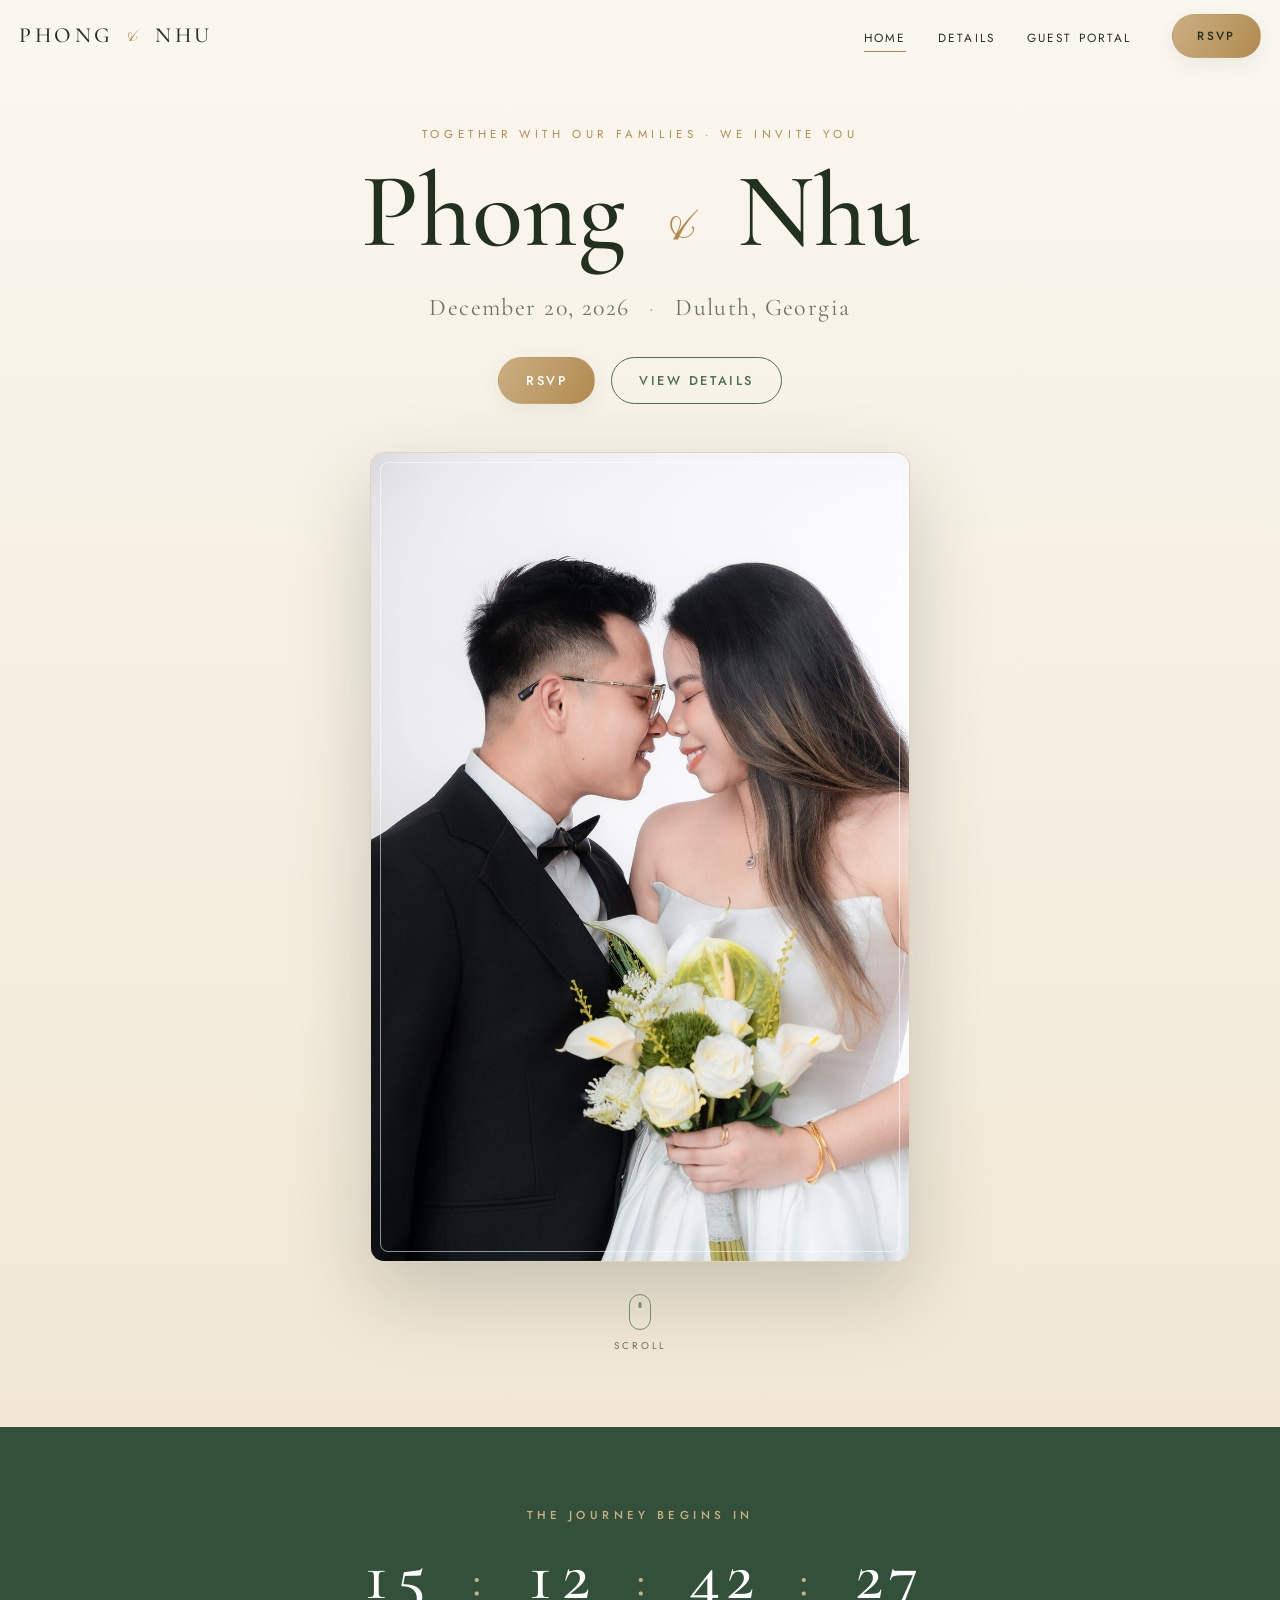
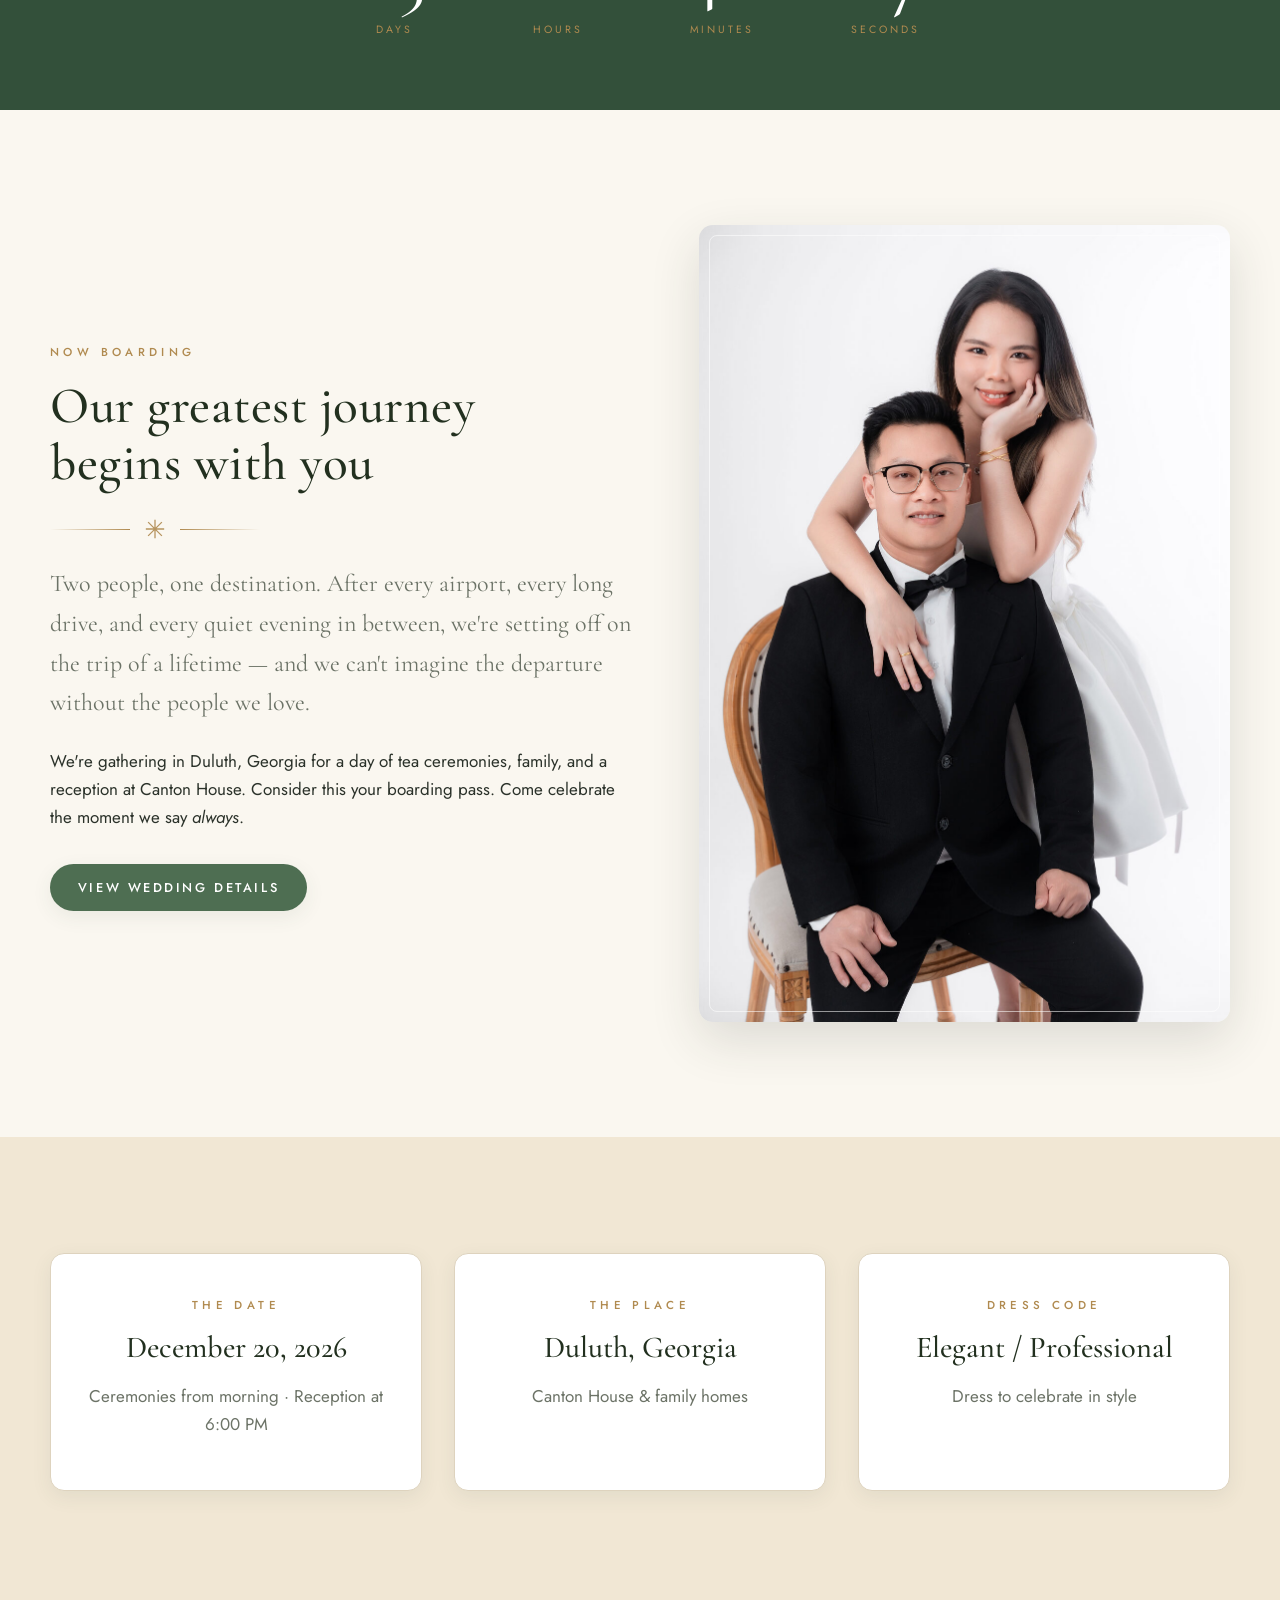
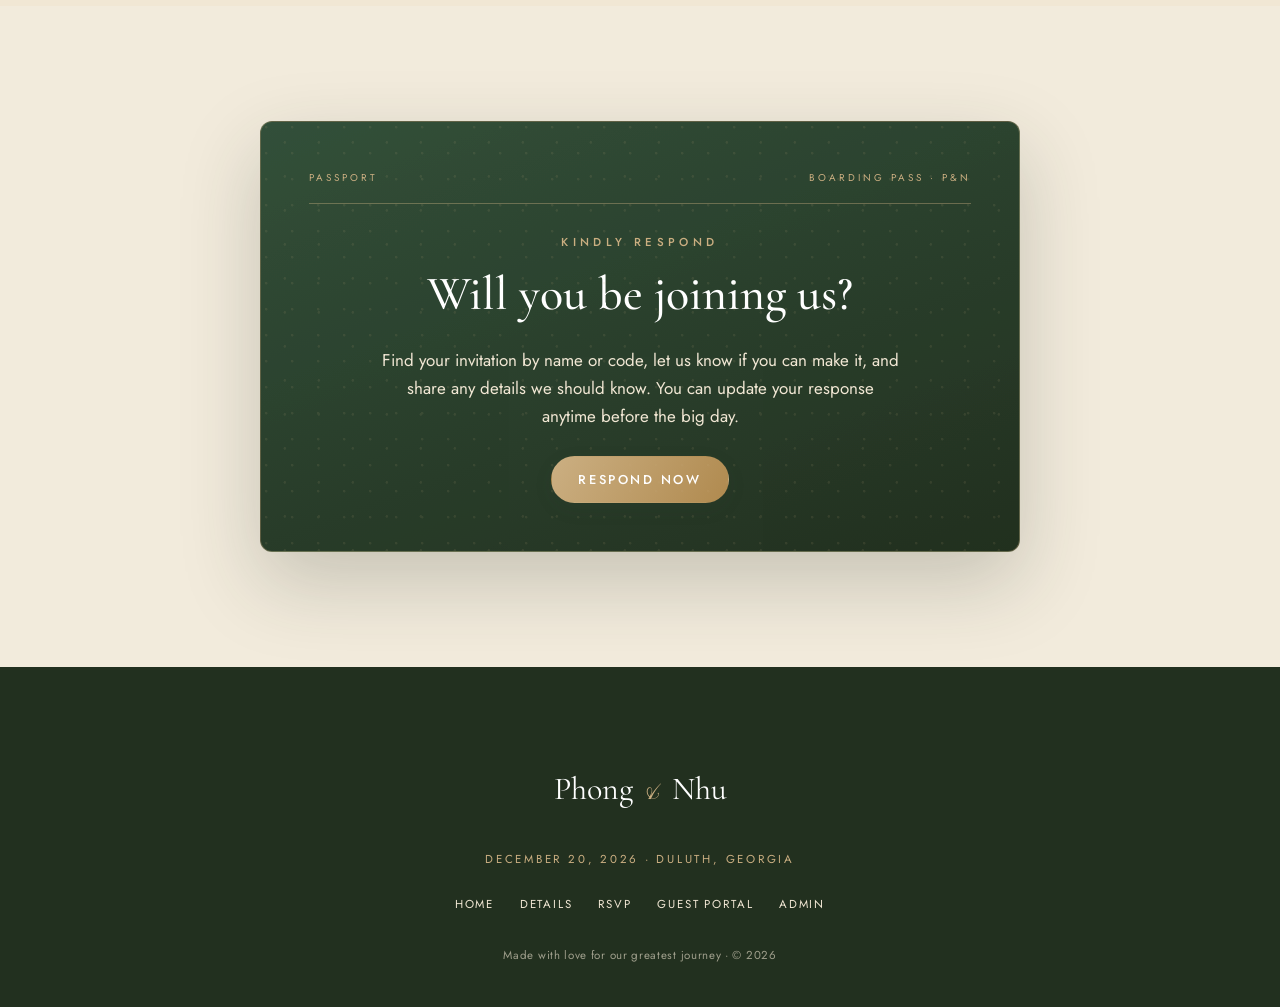
<file: index.html>
<!DOCTYPE html>
<html lang="en">
<head>
<meta charset="UTF-8">
<meta name="viewport" content="width=device-width, initial-scale=1.0">
<title>Phong &amp; Nhu — December 20, 2026</title>
<meta name="description" content="Phong & Nhu invite you to their wedding celebration in Duluth, Georgia on December 20, 2026. Our greatest journey begins.">
<link rel="icon" type="image/svg+xml" href="./assets/img/favicon.svg">
<meta property="og:title" content="Phong & Nhu — Wedding · December 20, 2026">
<meta property="og:description" content="Our greatest journey begins. Join us in Duluth, Georgia.">
<meta property="og:type" content="website">
<meta property="og:image" content="./assets/img/og-image.jpg">
<link rel="preconnect" href="https://fonts.googleapis.com">
<link rel="preconnect" href="https://fonts.gstatic.com" crossorigin>
<link href="https://fonts.googleapis.com/css2?family=Cormorant+Garamond:ital,wght@0,400;0,500;0,600;1,400;1,500&family=Playfair+Display:wght@400;500;600&family=Pinyon+Script&family=Jost:wght@300;400;500;600&display=swap" rel="stylesheet">
<link rel="stylesheet" href="./assets/css/styles.css">
</head>
<body>

<!-- ===== NAV ===== -->
<header class="nav light">
  <div class="wrap">
    <a class="brand" href="./index.html"><b>Phong</b> <span class="amp">&amp;</span> <b>Nhu</b></a>
    <nav>
      <ul class="nav-links">
        <li><a href="./index.html" class="active">Home</a></li>
        <li><a href="./details.html">Details</a></li>
        <li><a href="./portal.html">Guest Portal</a></li>
        <li><a class="btn btn-gold nav-cta" href="./rsvp.html">RSVP</a></li>
      </ul>
    </nav>
    <button class="nav-toggle" aria-label="Menu"><span></span><span></span><span></span></button>
  </div>
</header>

<!-- ===== HERO ===== -->
<section class="hero" id="top">
  <div class="hero-inner wrap">
    <p class="kicker">Together with our families · We invite you</p>
    <h1 class="names">Phong <span class="amp">&amp;</span> Nhu</h1>
    <p class="meta">December 20, 2026 <span>·</span> Duluth, Georgia</p>
    <div class="hero-cta">
      <a class="btn btn-gold" href="./rsvp.html">RSVP</a>
      <a class="btn btn-outline" href="./details.html">View Details</a>
    </div>
    <div class="hero-media" id="heroMedia">
      <img class="on" src="./assets/img/couple-forehead.jpg" alt="Phong and Nhu">
      <img src="./assets/img/couple-joy.jpg" alt="Phong and Nhu laughing">
      <img src="./assets/img/couple-candid.jpg" alt="Phong and Nhu candid">
    </div>
    <a class="scrolldown" href="#welcome"><span class="mouse"></span>Scroll</a>
  </div>
</section>

<!-- ===== COUNTDOWN ===== -->
<section class="bg-green" style="padding-block: clamp(3rem,6vw,4.5rem)">
  <div class="wrap center">
    <p class="eyebrow" style="color:var(--gold-soft)">The Journey Begins In</p>
    <div class="countdown" id="countdown" data-reveal>
      <div class="cd-unit"><div class="cd-num" id="cd-days">00</div><div class="cd-label">Days</div></div>
      <div class="cd-sep">:</div>
      <div class="cd-unit"><div class="cd-num" id="cd-hours">00</div><div class="cd-label">Hours</div></div>
      <div class="cd-sep">:</div>
      <div class="cd-unit"><div class="cd-num" id="cd-mins">00</div><div class="cd-label">Minutes</div></div>
      <div class="cd-sep">:</div>
      <div class="cd-unit"><div class="cd-num" id="cd-secs">00</div><div class="cd-label">Seconds</div></div>
    </div>
  </div>
</section>

<!-- ===== WELCOME ===== -->
<section class="bg-ivory" id="welcome">
  <div class="wrap">
    <div class="split">
      <div data-reveal>
        <p class="eyebrow">Now Boarding</p>
        <h2 class="section-title">Our greatest journey<br>begins with you</h2>
        <div class="divider" style="justify-content:flex-start">
          <svg viewBox="0 0 24 24" fill="none" stroke="currentColor" stroke-width="1.4"><path d="M2 12h20M12 2v20M4.5 4.5l15 15M19.5 4.5l-15 15"/></svg>
        </div>
        <p class="lede">Two people, one destination. After every airport, every long drive, and every quiet evening in between, we're setting off on the trip of a lifetime — and we can't imagine the departure without the people we love.</p>
        <p>We're gathering in Duluth, Georgia for a day of tea ceremonies, family, and a reception at Canton House. Consider this your boarding pass. Come celebrate the moment we say <em>always</em>.</p>
        <a class="btn btn-primary" href="./details.html" style="margin-top:1rem">View Wedding Details</a>
      </div>
      <div class="split-media" data-reveal data-delay="1">
        <div class="framed"><img src="./assets/img/couple-seated.jpg" alt="Phong and Nhu"></div>
      </div>
    </div>
  </div>
</section>

<!-- ===== QUICK DETAILS STRIP ===== -->
<section class="bg-champ">
  <div class="wrap">
    <div class="grid grid-3">
      <div class="card center" data-reveal>
        <p class="eyebrow">The Date</p>
        <h3 style="font-family:var(--serif);font-size:1.9rem">December 20, 2026</h3>
        <p class="muted">Ceremonies from morning · Reception at 6:00 PM</p>
      </div>
      <div class="card center" data-reveal data-delay="1">
        <p class="eyebrow">The Place</p>
        <h3 style="font-family:var(--serif);font-size:1.9rem">Duluth, Georgia</h3>
        <p class="muted">Canton House &amp; family homes</p>
      </div>
      <div class="card center" data-reveal data-delay="2">
        <p class="eyebrow">Dress Code</p>
        <h3 style="font-family:var(--serif);font-size:1.9rem">Elegant / Professional</h3>
        <p class="muted">Dress to celebrate in style</p>
      </div>
    </div>
  </div>
</section>

<!-- ===== RSVP CTA ===== -->
<section class="bg-ivory-2">
  <div class="narrow center">
    <div class="passport" data-reveal>
      <div class="pp-head">
        <small>Passport</small><small>Boarding Pass · P&amp;N</small>
      </div>
      <p class="eyebrow" style="color:var(--gold-soft)">Kindly Respond</p>
      <h2 style="color:#fff;font-family:var(--serif);font-size:clamp(2rem,5vw,3rem)">Will you be joining us?</h2>
      <p style="max-width:52ch;margin:1rem auto 1.6rem;color:var(--champagne-soft)">Find your invitation by name or code, let us know if you can make it, and share any details we should know. You can update your response anytime before the big day.</p>
      <a class="btn btn-gold" href="./rsvp.html">Respond Now</a>
    </div>
  </div>
</section>

<!-- ===== FOOTER ===== -->
<footer class="footer">
  <div class="wrap">
    <p class="f-names">Phong <span class="amp">&amp;</span> Nhu</p>
    <p class="f-date">December 20, 2026 · Duluth, Georgia</p>
    <nav>
      <a href="./index.html">Home</a>
      <a href="./details.html">Details</a>
      <a href="./rsvp.html">RSVP</a>
      <a href="./portal.html">Guest Portal</a>
      <a href="./admin.html">Admin</a>
    </nav>
    <small>Made with love for our greatest journey · &copy; <span id="year"></span></small>
  </div>
</footer>

<script src="./assets/js/config.js"></script>
<script src="./assets/js/main.js"></script>
<script>
  // Hero crossfade slideshow
  (function () {
    var imgs = document.querySelectorAll("#heroMedia img");
    if (imgs.length < 2) return;
    var i = 0;
    setInterval(function () {
      imgs[i].classList.remove("on");
      i = (i + 1) % imgs.length;
      imgs[i].classList.add("on");
    }, 5500);
  })();
</script>
</body>
</html>
</file>
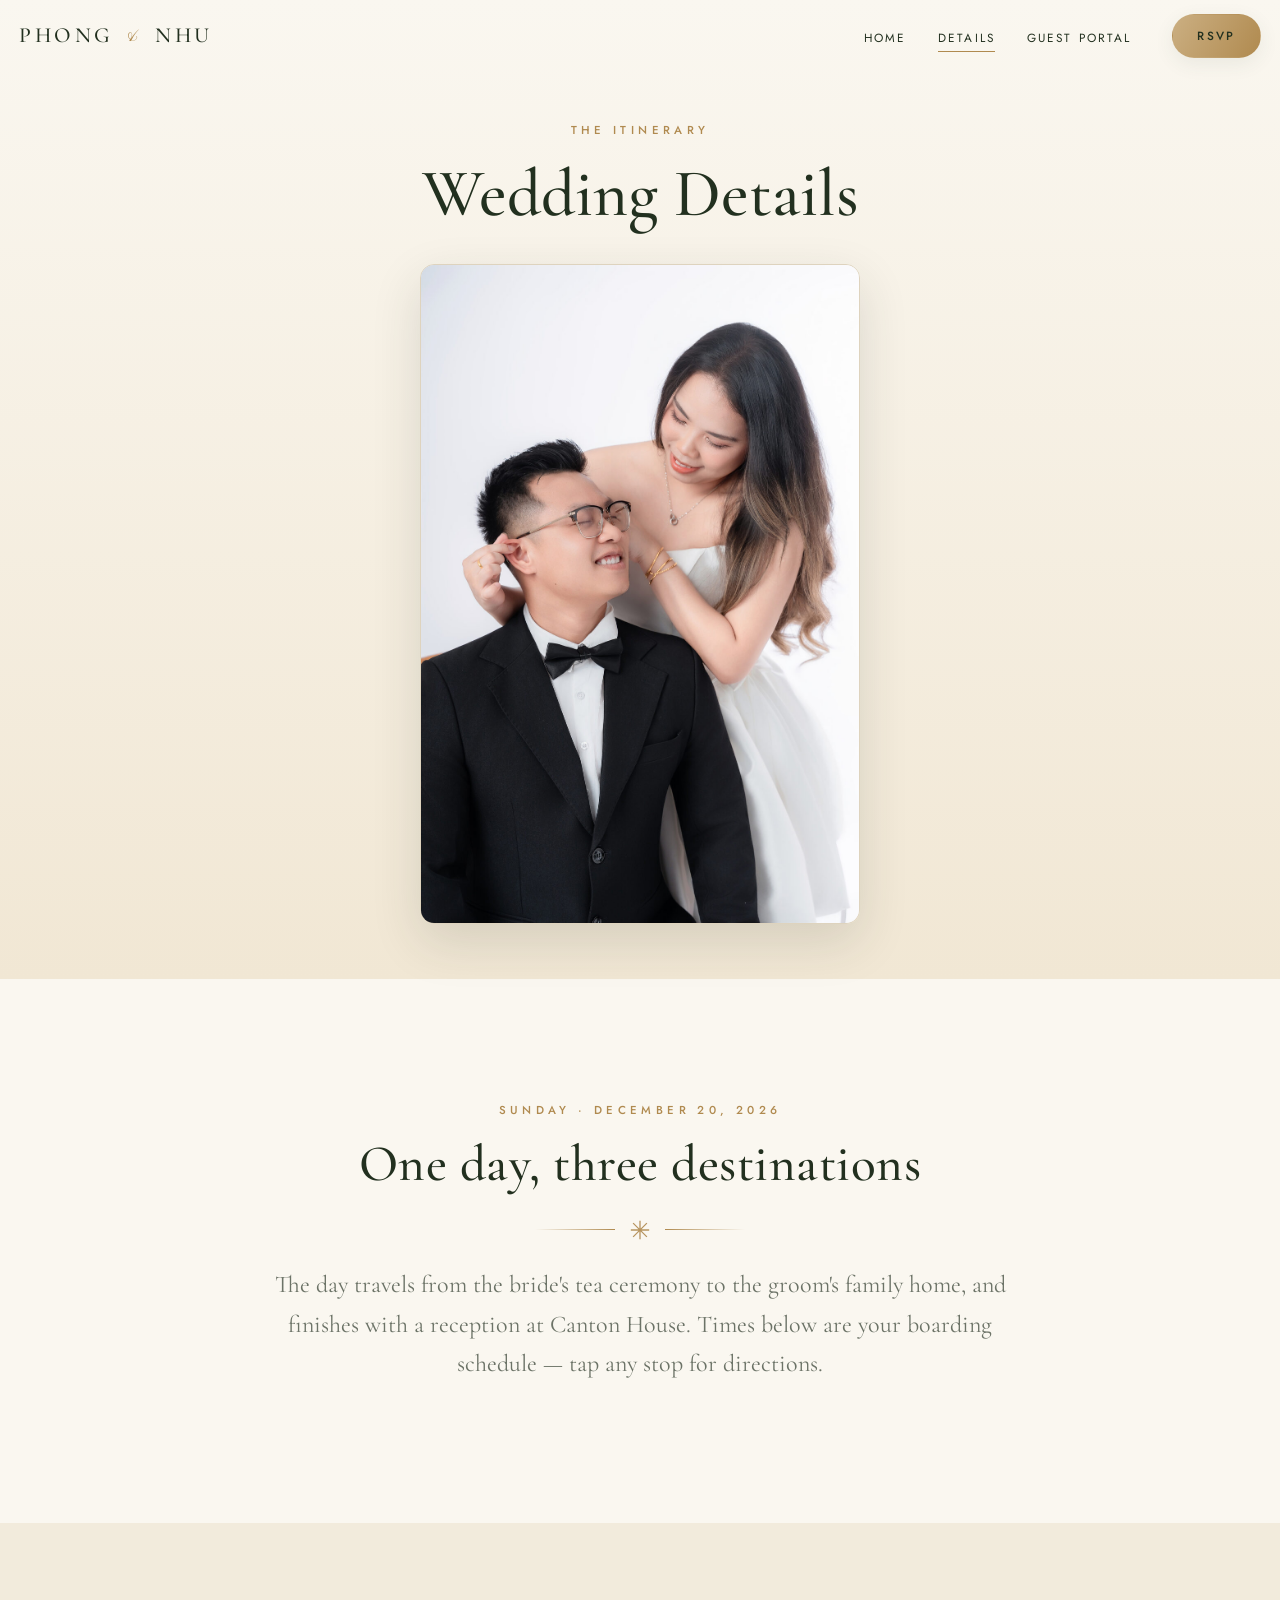
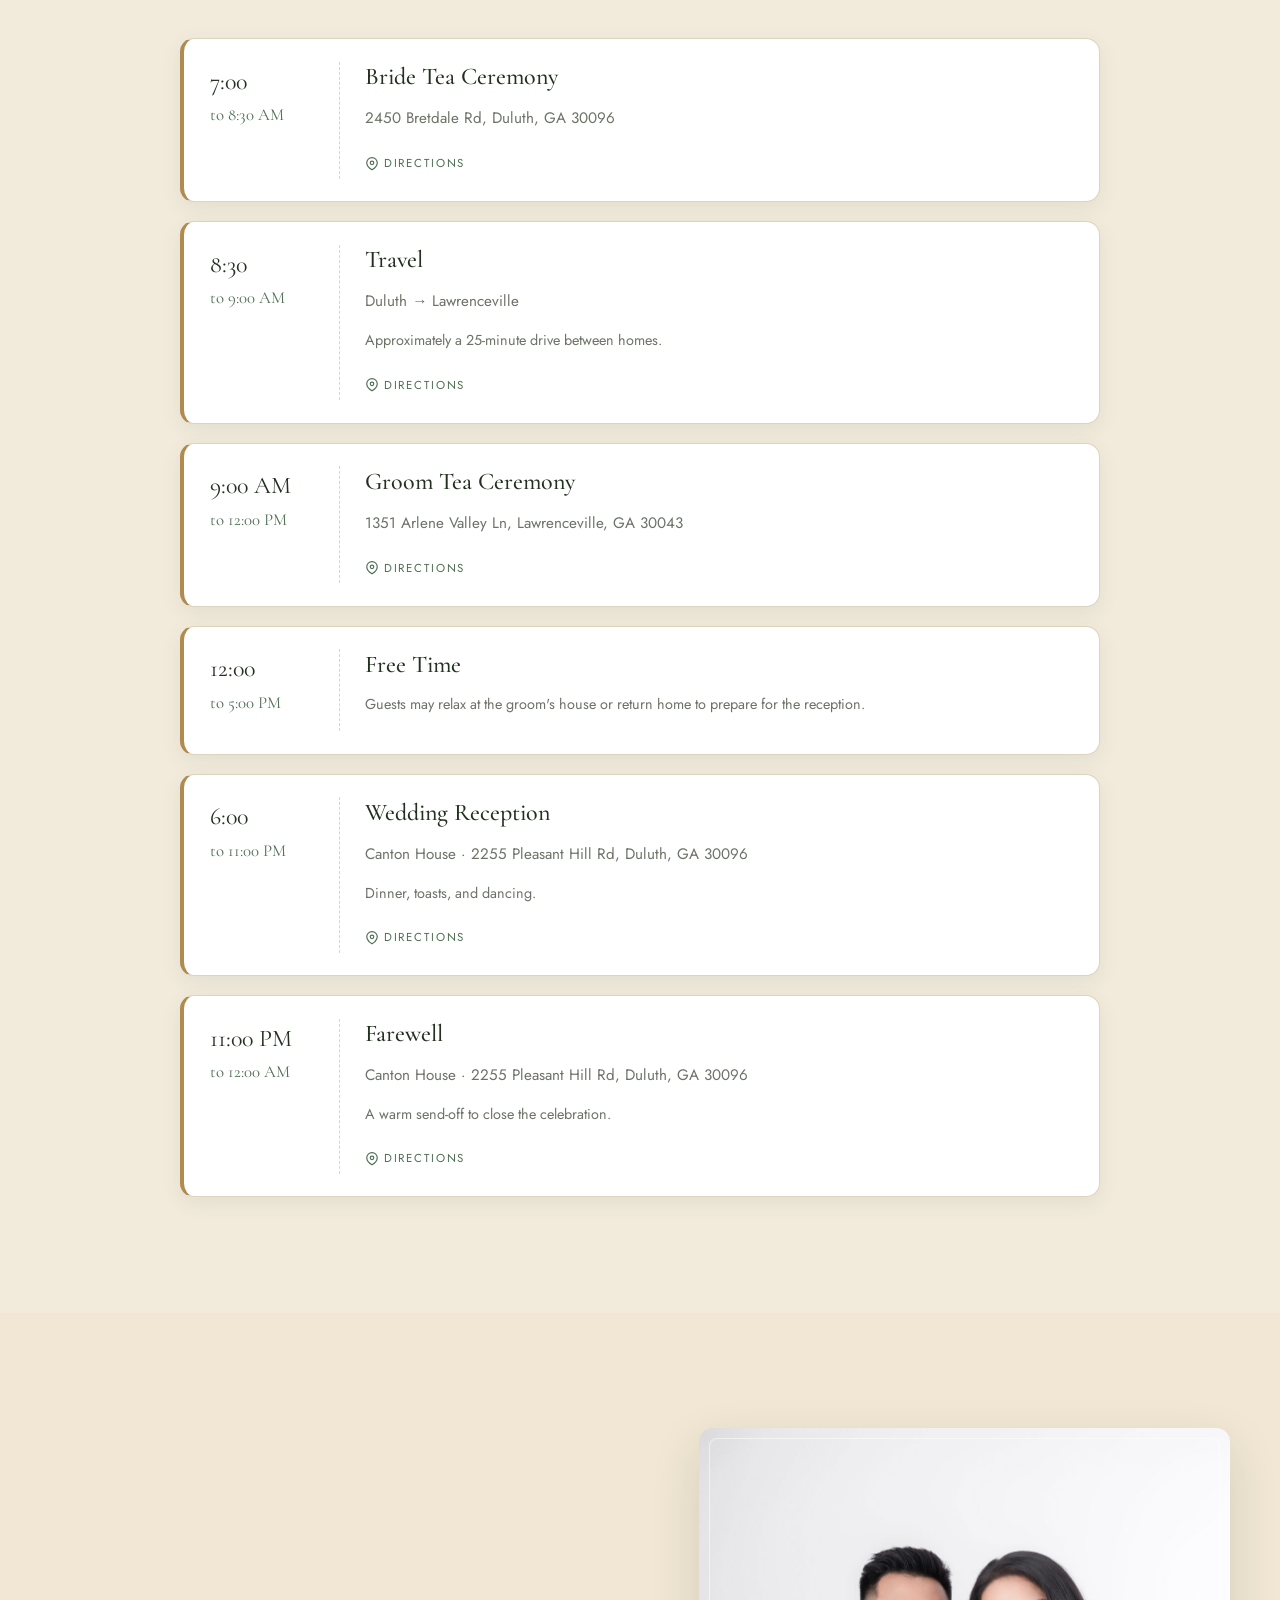
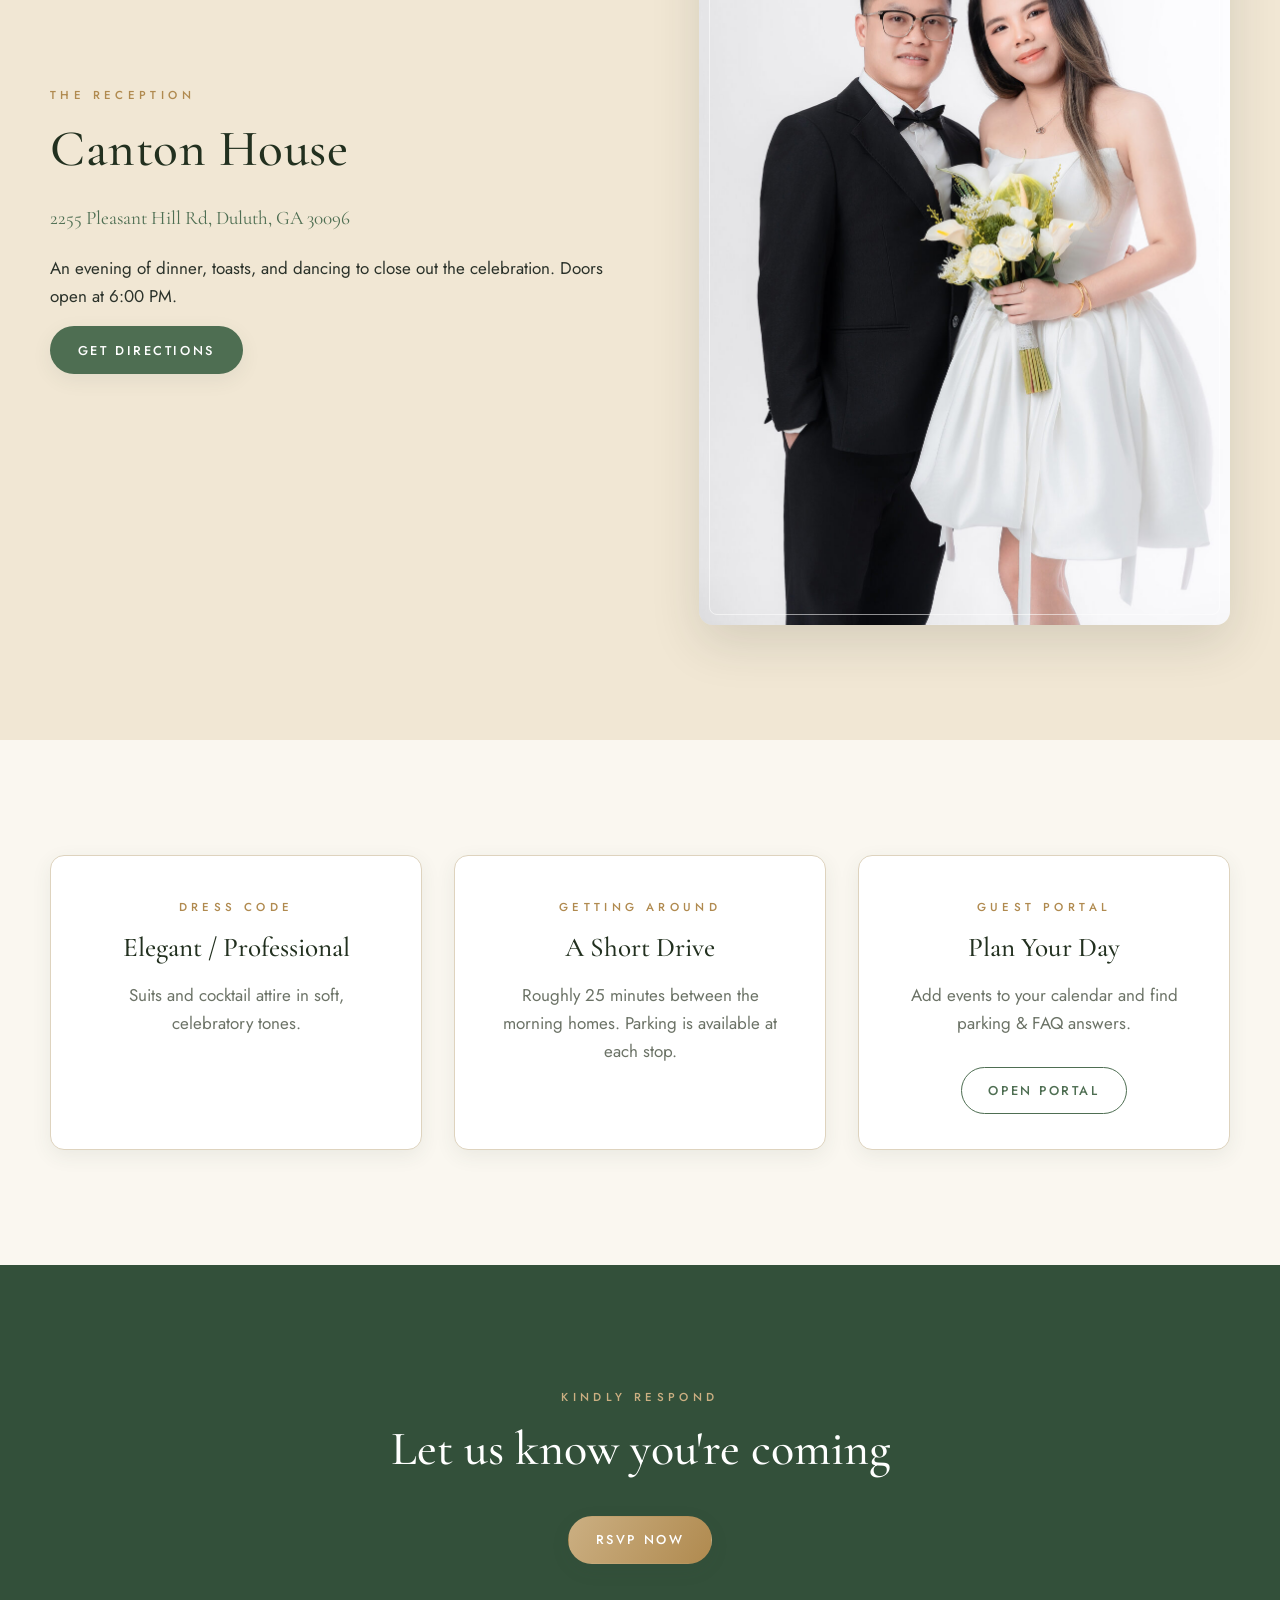
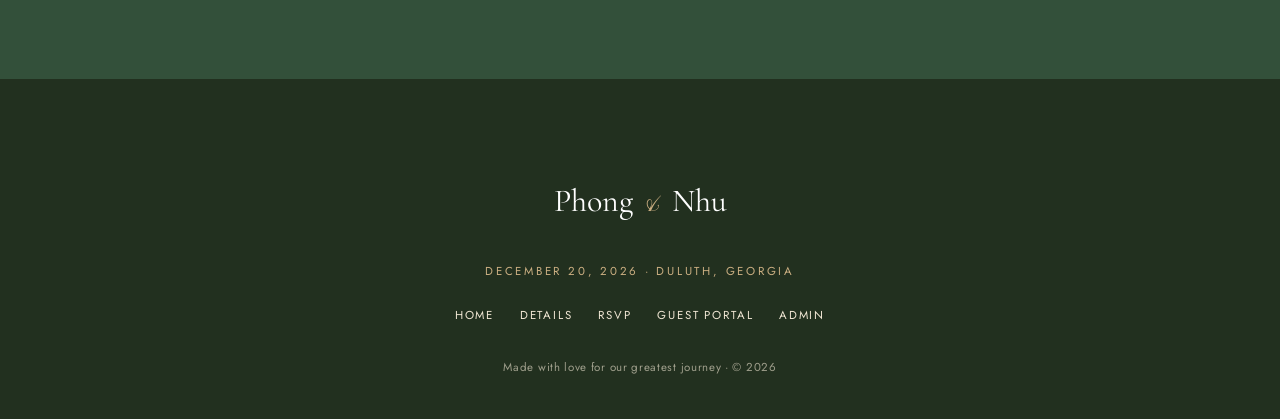
<file: details.html>
<!DOCTYPE html>
<html lang="en">
<head>
<meta charset="UTF-8">
<meta name="viewport" content="width=device-width, initial-scale=1.0">
<title>Wedding Details · Phong &amp; Nhu</title>
<meta name="description" content="Schedule, venues, and directions for the wedding of Phong & Nhu on December 20, 2026 in Duluth, Georgia.">
<link rel="icon" type="image/svg+xml" href="./assets/img/favicon.svg">
<meta property="og:title" content="Wedding Details · Phong & Nhu">
<meta property="og:image" content="./assets/img/og-image.jpg">
<link rel="preconnect" href="https://fonts.googleapis.com">
<link rel="preconnect" href="https://fonts.gstatic.com" crossorigin>
<link href="https://fonts.googleapis.com/css2?family=Cormorant+Garamond:ital,wght@0,400;0,500;0,600;1,400;1,500&family=Playfair+Display:wght@400;500;600&family=Pinyon+Script&family=Jost:wght@300;400;500;600&display=swap" rel="stylesheet">
<link rel="stylesheet" href="./assets/css/styles.css">
</head>
<body>

<header class="nav light">
  <div class="wrap">
    <a class="brand" href="./index.html"><b>Phong</b> <span class="amp">&amp;</span> <b>Nhu</b></a>
    <nav>
      <ul class="nav-links">
        <li><a href="./index.html">Home</a></li>
        <li><a href="./details.html" class="active">Details</a></li>
        <li><a href="./portal.html">Guest Portal</a></li>
        <li><a class="btn btn-gold nav-cta" href="./rsvp.html">RSVP</a></li>
      </ul>
    </nav>
    <button class="nav-toggle" aria-label="Menu"><span></span><span></span><span></span></button>
  </div>
</header>

<section class="page-hero">
  <div class="wrap">
    <p class="eyebrow">The Itinerary</p>
    <h1>Wedding Details</h1>
    <img src="./assets/img/couple-joy.jpg" alt="Phong and Nhu">
  </div>
</section>

<!-- OVERVIEW -->
<section class="bg-ivory">
  <div class="narrow center" data-reveal>
    <p class="eyebrow">Sunday · December 20, 2026</p>
    <h2 class="section-title">One day, three destinations</h2>
    <div class="divider"><svg viewBox="0 0 24 24" fill="none" stroke="currentColor" stroke-width="1.4"><path d="M2 12h20M12 2v20M4.5 4.5l15 15M19.5 4.5l-15 15"/></svg></div>
    <p class="lede">The day travels from the bride's tea ceremony to the groom's family home, and finishes with a reception at Canton House. Times below are your boarding schedule — tap any stop for directions.</p>
  </div>
</section>

<!-- SCHEDULE (rendered from config) -->
<section class="bg-ivory-2">
  <div class="wrap" style="max-width:920px">
    <div class="schedule" id="schedule" data-reveal></div>
  </div>
</section>

<!-- VENUE SPOTLIGHT -->
<section class="bg-champ">
  <div class="wrap">
    <div class="split reverse">
      <div data-reveal>
        <p class="eyebrow">The Reception</p>
        <h2 class="section-title">Canton House</h2>
        <p class="tl-place" style="font-size:1.2rem">2255 Pleasant Hill Rd, Duluth, GA 30096</p>
        <p style="margin:1rem 0">An evening of dinner, toasts, and dancing to close out the celebration. Doors open at 6:00 PM.</p>
        <a class="btn btn-primary" href="https://www.google.com/maps/search/?api=1&query=Canton+House+2255+Pleasant+Hill+Rd+Duluth+GA+30096" target="_blank" rel="noopener">Get Directions</a>
      </div>
      <div class="split-media" data-reveal data-delay="1">
        <div class="framed"><img src="./assets/img/couple-seated-2.jpg" alt="Phong and Nhu"></div>
      </div>
    </div>
  </div>
</section>

<!-- QUICK CARDS -->
<section class="bg-ivory">
  <div class="wrap">
    <div class="grid grid-3">
      <div class="card center" data-reveal>
        <p class="eyebrow">Dress Code</p>
        <h3 style="font-family:var(--serif);font-size:1.7rem">Elegant / Professional</h3>
        <p class="muted">Suits and cocktail attire in soft, celebratory tones.</p>
      </div>
      <div class="card center" data-reveal data-delay="1">
        <p class="eyebrow">Getting Around</p>
        <h3 style="font-family:var(--serif);font-size:1.7rem">A Short Drive</h3>
        <p class="muted">Roughly 25 minutes between the morning homes. Parking is available at each stop.</p>
      </div>
      <div class="card center" data-reveal data-delay="2">
        <p class="eyebrow">Guest Portal</p>
        <h3 style="font-family:var(--serif);font-size:1.7rem">Plan Your Day</h3>
        <p class="muted">Add events to your calendar and find parking &amp; FAQ answers.</p>
        <a class="btn btn-outline" href="./portal.html" style="margin-top:.8rem">Open Portal</a>
      </div>
    </div>
  </div>
</section>

<section class="bg-green center">
  <div class="narrow">
    <p class="eyebrow" style="color:var(--gold-soft)">Kindly Respond</p>
    <h2 style="color:#fff;font-family:var(--serif);font-size:clamp(2rem,5vw,3rem)">Let us know you're coming</h2>
    <a class="btn btn-gold" href="./rsvp.html" style="margin-top:1rem">RSVP Now</a>
  </div>
</section>

<footer class="footer">
  <div class="wrap">
    <p class="f-names">Phong <span class="amp">&amp;</span> Nhu</p>
    <p class="f-date">December 20, 2026 · Duluth, Georgia</p>
    <nav>
      <a href="./index.html">Home</a>
      <a href="./details.html">Details</a>
      <a href="./rsvp.html">RSVP</a>
      <a href="./portal.html">Guest Portal</a>
      <a href="./admin.html">Admin</a>
    </nav>
    <small>Made with love for our greatest journey · &copy; <span id="year"></span></small>
  </div>
</footer>

<script src="./assets/js/config.js"></script>
<script src="./assets/js/main.js"></script>
<script>
  // Render the day-of schedule from config
  (function () {
    var W = window.WEDDING || {};
    var host = document.getElementById("schedule");
    if (!host || !W.schedule) return;
    host.innerHTML = W.schedule.map(function (e) {
      var parts = (e.time || "").split("–");
      var when = parts.length === 2
        ? '<span class="num">' + parts[0].trim() + '</span><span>to ' + parts[1].trim() + '</span>'
        : '<span class="num">' + e.time + '</span>';
      var addr = e.address ? '<p class="addr">' + e.address + '</p>' : '';
      var note = e.note ? '<p class="muted" style="font-size:.9rem">' + e.note + '</p>' : '';
      var map = e.maps
        ? '<a class="maplink" href="' + e.maps + '" target="_blank" rel="noopener">' +
          '<svg width="14" height="14" viewBox="0 0 24 24" fill="none" stroke="currentColor" stroke-width="2"><path d="M21 10c0 7-9 12-9 12s-9-5-9-12a9 9 0 0 1 18 0Z"/><circle cx="12" cy="10" r="3"/></svg>' +
          'Directions</a>'
        : '';
      return '<div class="event"><div class="when">' + when + '</div>' +
             '<div><h3>' + e.title + '</h3>' + addr + note + map + '</div></div>';
    }).join("");
  })();
</script>
</body>
</html>
</file>
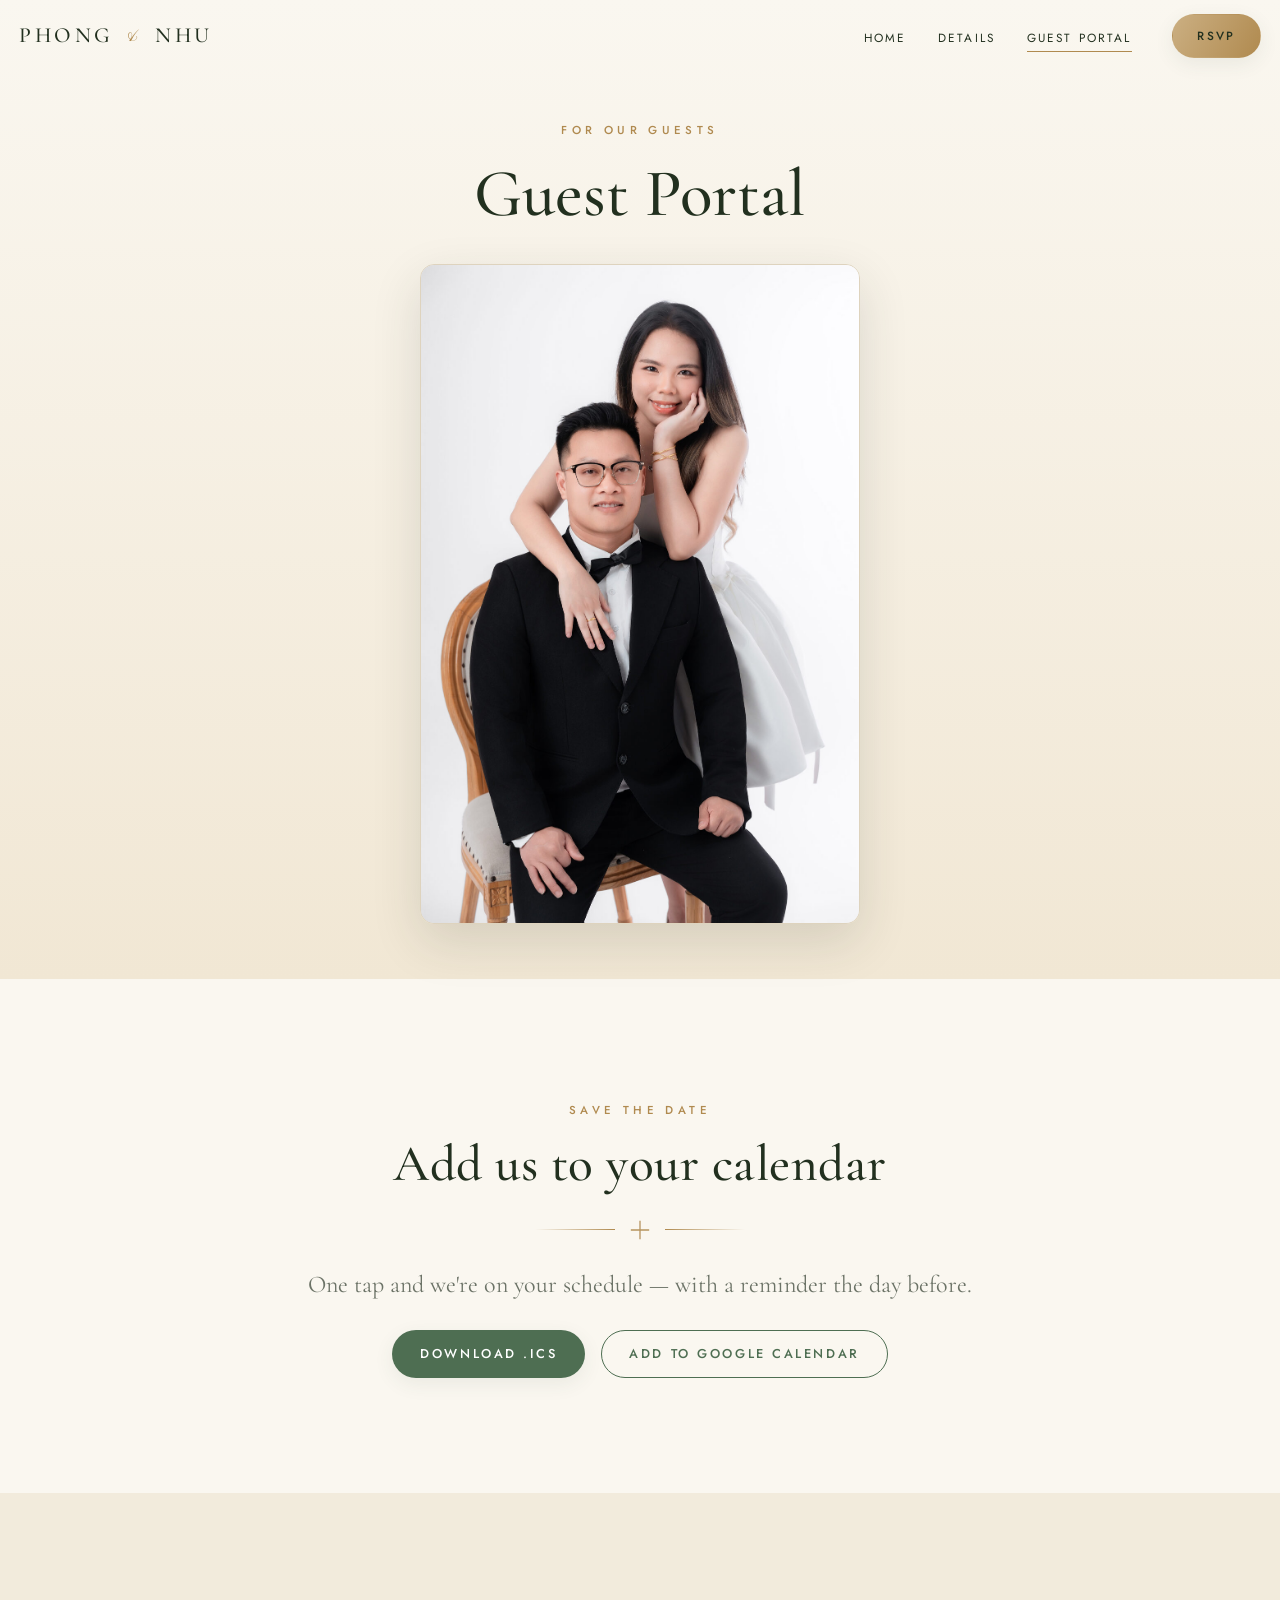
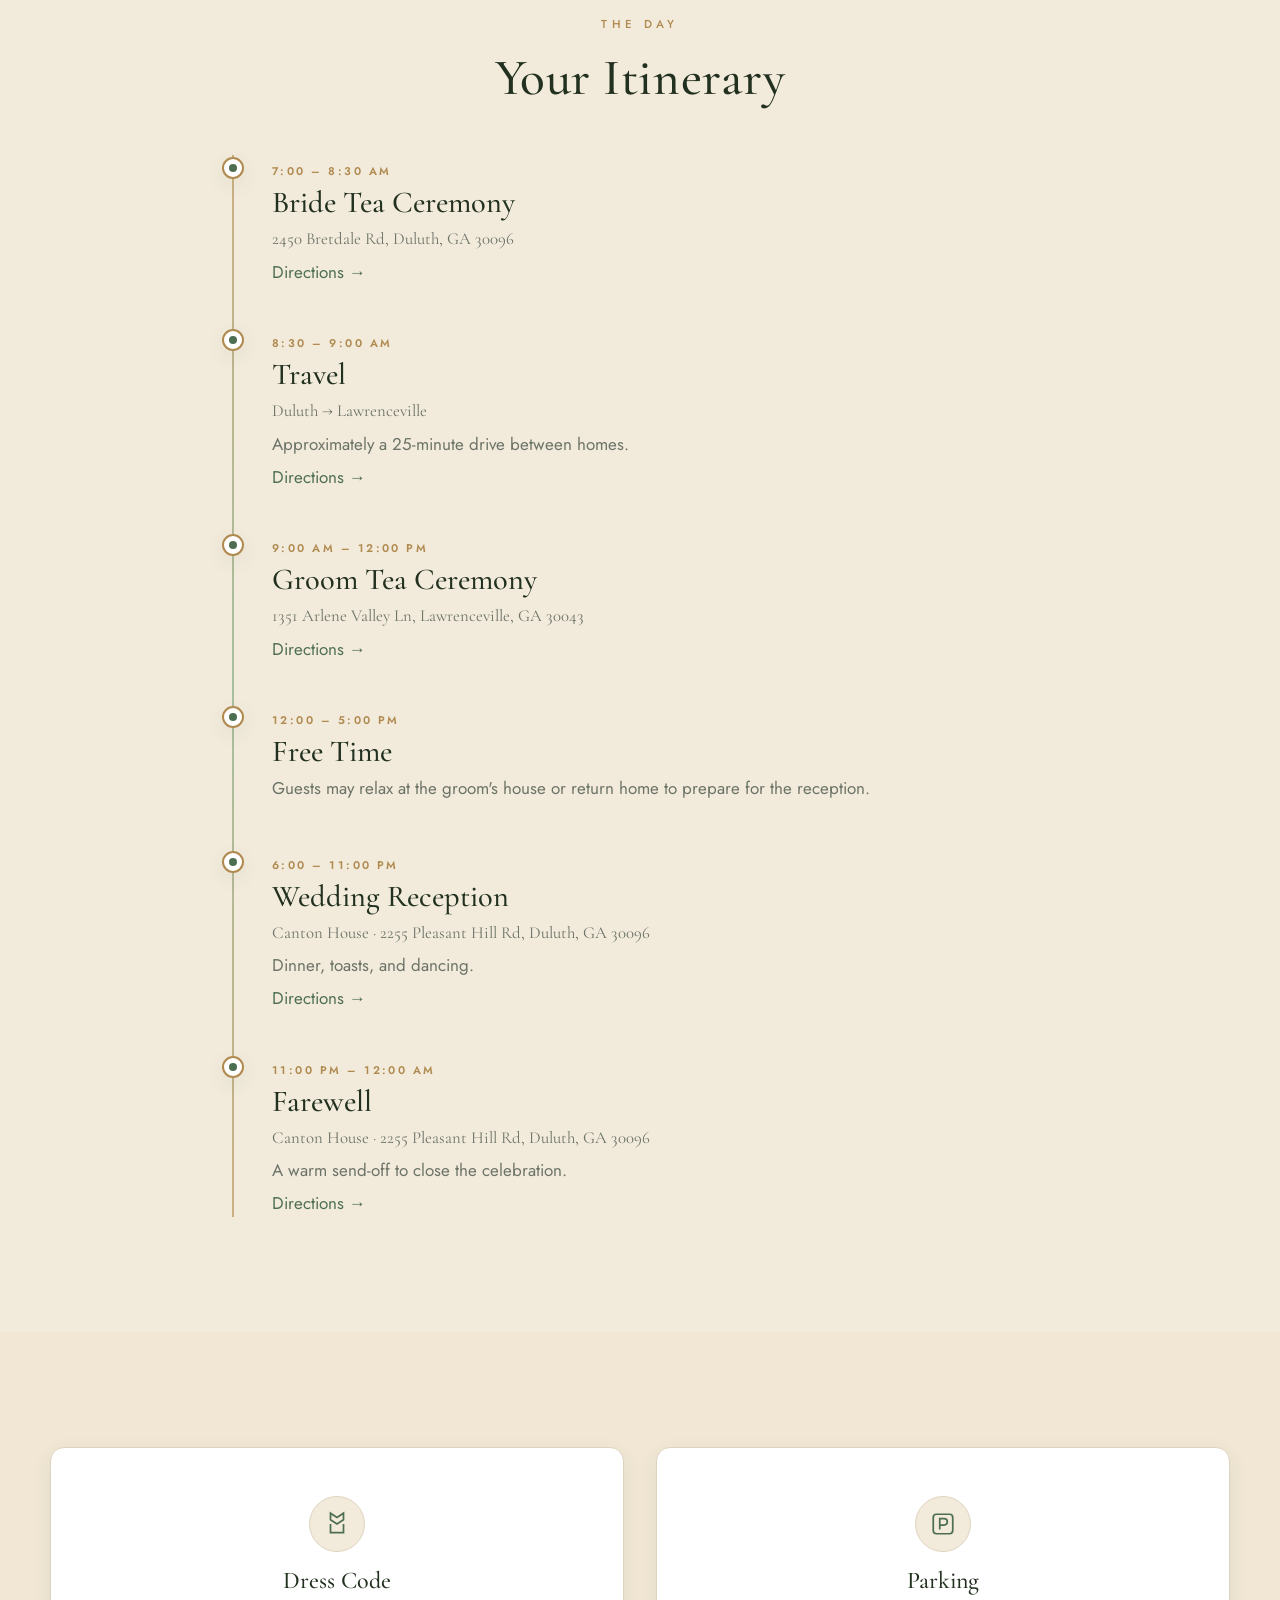
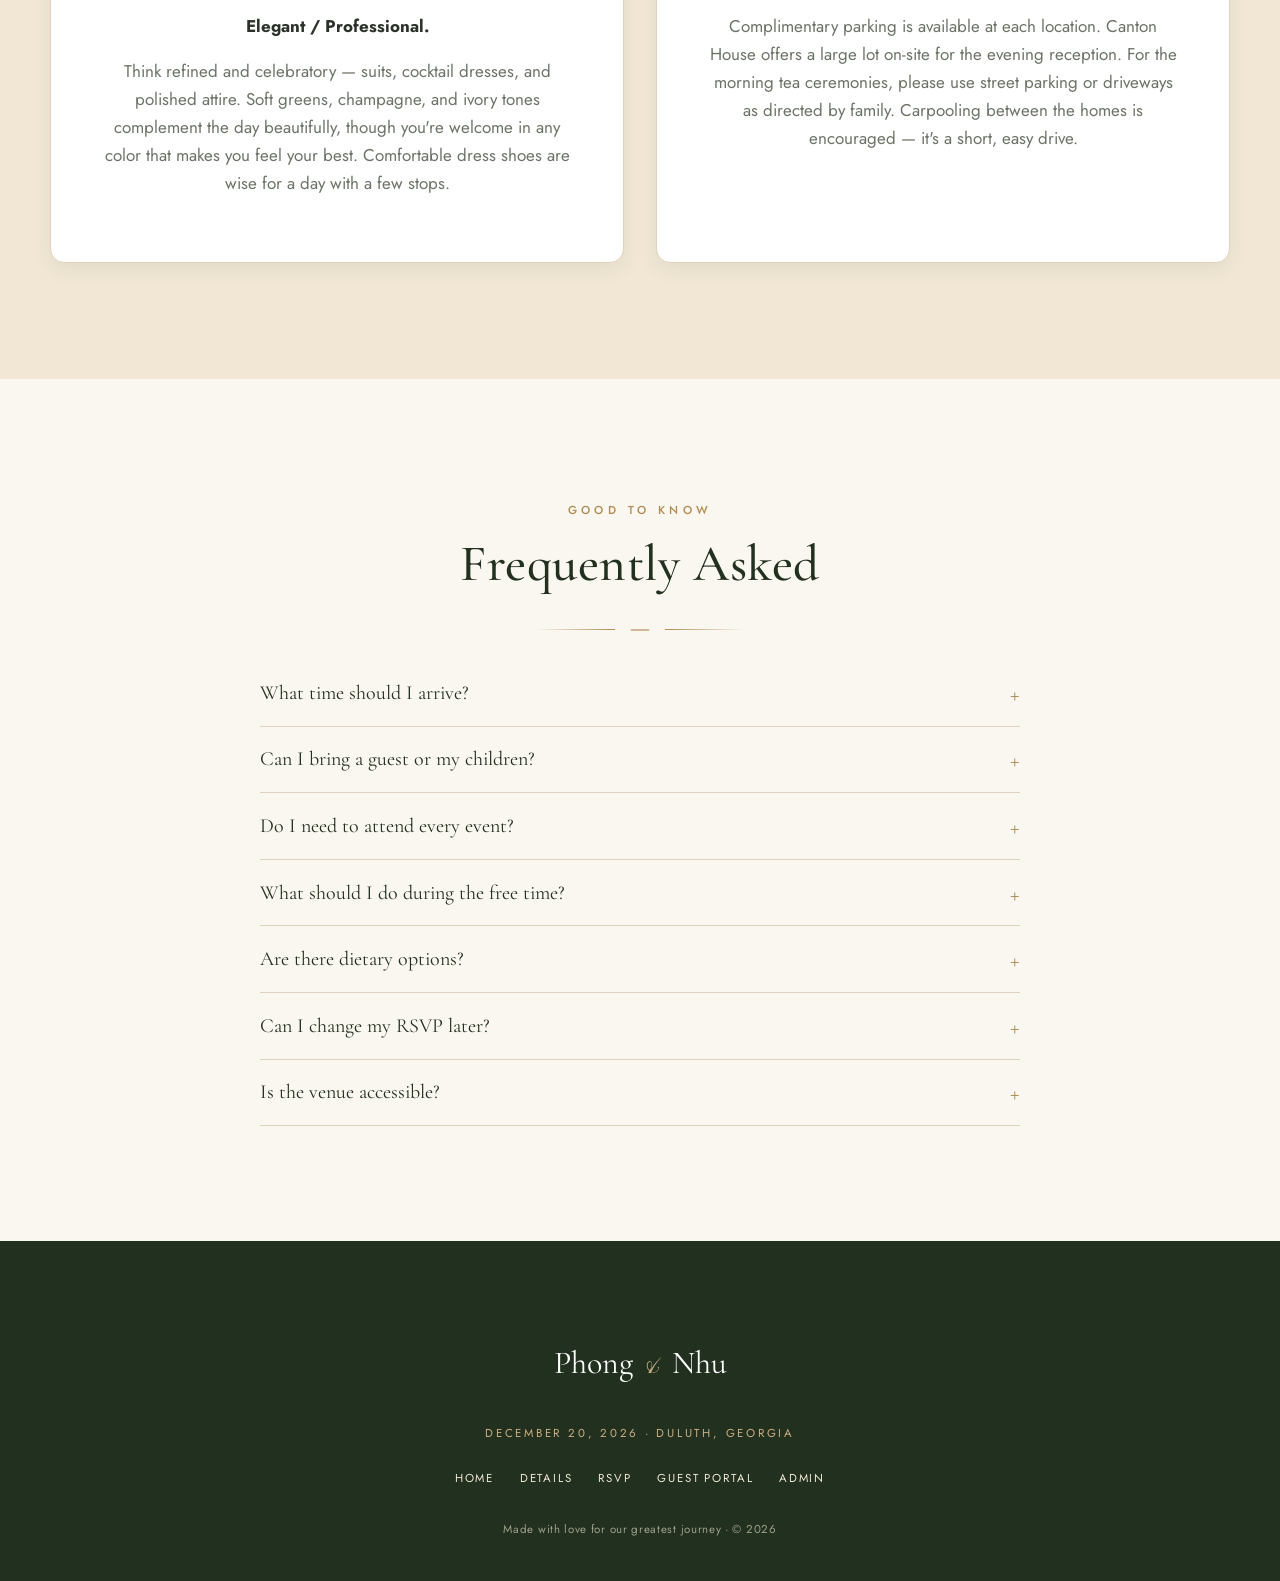
<file: portal.html>
<!DOCTYPE html>
<html lang="en">
<head>
<meta charset="UTF-8">
<meta name="viewport" content="width=device-width, initial-scale=1.0">
<title>Guest Portal · Phong &amp; Nhu</title>
<meta name="description" content="Everything you need for the wedding day — itinerary, calendar, dress code, parking, and FAQ.">
<link rel="icon" type="image/svg+xml" href="./assets/img/favicon.svg">
<meta property="og:title" content="Guest Portal · Phong & Nhu">
<meta property="og:image" content="./assets/img/og-image.jpg">
<link rel="preconnect" href="https://fonts.googleapis.com">
<link rel="preconnect" href="https://fonts.gstatic.com" crossorigin>
<link href="https://fonts.googleapis.com/css2?family=Cormorant+Garamond:ital,wght@0,400;0,500;0,600;1,400;1,500&family=Playfair+Display:wght@400;500;600&family=Pinyon+Script&family=Jost:wght@300;400;500;600&display=swap" rel="stylesheet">
<link rel="stylesheet" href="./assets/css/styles.css">
</head>
<body>

<header class="nav light">
  <div class="wrap">
    <a class="brand" href="./index.html"><b>Phong</b> <span class="amp">&amp;</span> <b>Nhu</b></a>
    <nav>
      <ul class="nav-links">
        <li><a href="./index.html">Home</a></li>
        <li><a href="./details.html">Details</a></li>
        <li><a href="./portal.html" class="active">Guest Portal</a></li>
        <li><a class="btn btn-gold nav-cta" href="./rsvp.html">RSVP</a></li>
      </ul>
    </nav>
    <button class="nav-toggle" aria-label="Menu"><span></span><span></span><span></span></button>
  </div>
</header>

<section class="page-hero">
  <div class="wrap">
    <p class="eyebrow">For Our Guests</p>
    <h1>Guest Portal</h1>
    <img src="./assets/img/couple-seated.jpg" alt="Phong and Nhu">
  </div>
</section>

<!-- CALENDAR -->
<section class="bg-ivory">
  <div class="narrow center" data-reveal>
    <p class="eyebrow">Save the Date</p>
    <h2 class="section-title">Add us to your calendar</h2>
    <div class="divider"><svg viewBox="0 0 24 24" fill="none" stroke="currentColor" stroke-width="1.4"><path d="M2 12h20M12 2v20"/></svg></div>
    <p class="lede">One tap and we're on your schedule — with a reminder the day before.</p>
    <div class="hero-cta" style="margin-top:1.6rem">
      <button class="btn btn-primary" onclick="downloadICS()">Download .ics</button>
      <a class="btn btn-outline" id="gcalLink" href="#" target="_blank" rel="noopener">Add to Google Calendar</a>
    </div>
  </div>
</section>

<!-- ITINERARY -->
<section class="bg-ivory-2">
  <div class="wrap" style="max-width:860px">
    <div class="center" data-reveal>
      <p class="eyebrow">The Day</p>
      <h2 class="section-title">Your Itinerary</h2>
    </div>
    <div class="timeline" id="itinerary" data-reveal></div>
  </div>
</section>

<!-- DRESS + PARKING -->
<section class="bg-champ">
  <div class="wrap">
    <div class="grid grid-2">
      <div class="card pad-lg" data-reveal>
        <div class="feature">
          <div class="f-ic"><svg width="26" height="26" viewBox="0 0 24 24" fill="none" stroke="currentColor" stroke-width="1.6"><path d="M6 2l6 4 6-4v6l-6 4-6-4V2Z"/><path d="M6 12v8h12v-8"/></svg></div>
          <h3>Dress Code</h3>
        </div>
        <p style="text-align:center"><strong>Elegant / Professional.</strong></p>
        <p class="muted" style="text-align:center">Think refined and celebratory — suits, cocktail dresses, and polished attire. Soft greens, champagne, and ivory tones complement the day beautifully, though you're welcome in any color that makes you feel your best. Comfortable dress shoes are wise for a day with a few stops.</p>
      </div>
      <div class="card pad-lg" data-reveal data-delay="1">
        <div class="feature">
          <div class="f-ic"><svg width="26" height="26" viewBox="0 0 24 24" fill="none" stroke="currentColor" stroke-width="1.6"><rect x="3" y="3" width="18" height="18" rx="3"/><path d="M9 17V7h4a3 3 0 0 1 0 6H9"/></svg></div>
          <h3>Parking</h3>
        </div>
        <p class="muted" style="text-align:center">Complimentary parking is available at each location. Canton House offers a large lot on-site for the evening reception. For the morning tea ceremonies, please use street parking or driveways as directed by family. Carpooling between the homes is encouraged — it's a short, easy drive.</p>
      </div>
    </div>
  </div>
</section>

<!-- FAQ -->
<section class="bg-ivory">
  <div class="narrow">
    <div class="center" data-reveal>
      <p class="eyebrow">Good to Know</p>
      <h2 class="section-title">Frequently Asked</h2>
      <div class="divider"><svg viewBox="0 0 24 24" fill="none" stroke="currentColor" stroke-width="1.4"><path d="M2 12h20"/></svg></div>
    </div>
    <div data-reveal>
      <div class="faq-item"><button class="faq-q">What time should I arrive?</button><div class="faq-a"><p>If you're invited to the tea ceremonies, please arrive a few minutes before the listed start time. For the reception, doors open at 6:00 PM — come anytime after and settle in before dinner.</p></div></div>
      <div class="faq-item"><button class="faq-q">Can I bring a guest or my children?</button><div class="faq-a"><p>Your invitation and RSVP will show exactly how many seats and whether a plus-one is included for your party. If anything looks off, reach out and we'll happily sort it out.</p></div></div>
      <div class="faq-item"><button class="faq-q">Do I need to attend every event?</button><div class="faq-a"><p>Not at all. The tea ceremonies are intimate family moments — attend the ones you're invited to. The reception at 6:00 PM is the main celebration for everyone.</p></div></div>
      <div class="faq-item"><button class="faq-q">What should I do during the free time?</button><div class="faq-a"><p>From noon to 5:00 PM you're free to relax at the groom's house or head home to rest and change before the reception. It's the perfect window to recharge.</p></div></div>
      <div class="faq-item"><button class="faq-q">Are there dietary options?</button><div class="faq-a"><p>Yes. Let us know your dietary needs in your RSVP and we'll make sure you're taken care of at the reception.</p></div></div>
      <div class="faq-item"><button class="faq-q">Can I change my RSVP later?</button><div class="faq-a"><p>Absolutely. Return to the <a href="./rsvp.html">RSVP page</a>, look yourself up by name or code, and update your response anytime before the big day.</p></div></div>
      <div class="faq-item"><button class="faq-q">Is the venue accessible?</button><div class="faq-a"><p>Canton House is accessible for the reception. If you have specific accessibility needs for any part of the day, note it in your RSVP message and we'll assist.</p></div></div>
    </div>
  </div>
</section>

<footer class="footer">
  <div class="wrap">
    <p class="f-names">Phong <span class="amp">&amp;</span> Nhu</p>
    <p class="f-date">December 20, 2026 · Duluth, Georgia</p>
    <nav>
      <a href="./index.html">Home</a>
      <a href="./details.html">Details</a>
      <a href="./rsvp.html">RSVP</a>
      <a href="./portal.html">Guest Portal</a>
      <a href="./admin.html">Admin</a>
    </nav>
    <small>Made with love for our greatest journey · &copy; <span id="year"></span></small>
  </div>
</footer>

<script src="./assets/js/config.js"></script>
<script src="./assets/js/ics.js"></script>
<script src="./assets/js/main.js"></script>
<script>
  (function () {
    var W = window.WEDDING || {};
    var g = document.getElementById("gcalLink");
    if (g && window.googleCalUrl) g.href = window.googleCalUrl();

    var host = document.getElementById("itinerary");
    if (host && W.schedule) {
      host.innerHTML = W.schedule.map(function (e) {
        var addr = e.address ? '<p class="tl-place">' + e.address + '</p>' : '';
        var note = e.note ? '<p>' + e.note + '</p>' : '';
        var map = e.maps ? '<a class="maplink" href="' + e.maps + '" target="_blank" rel="noopener">Directions →</a>' : '';
        return '<div class="tl-item"><div class="tl-dot"></div>' +
               '<span class="tl-time">' + e.time + '</span>' +
               '<h3 class="tl-title">' + e.title + '</h3>' + addr + note + map + '</div>';
      }).join("");
    }
  })();
</script>
</body>
</html>
</file>
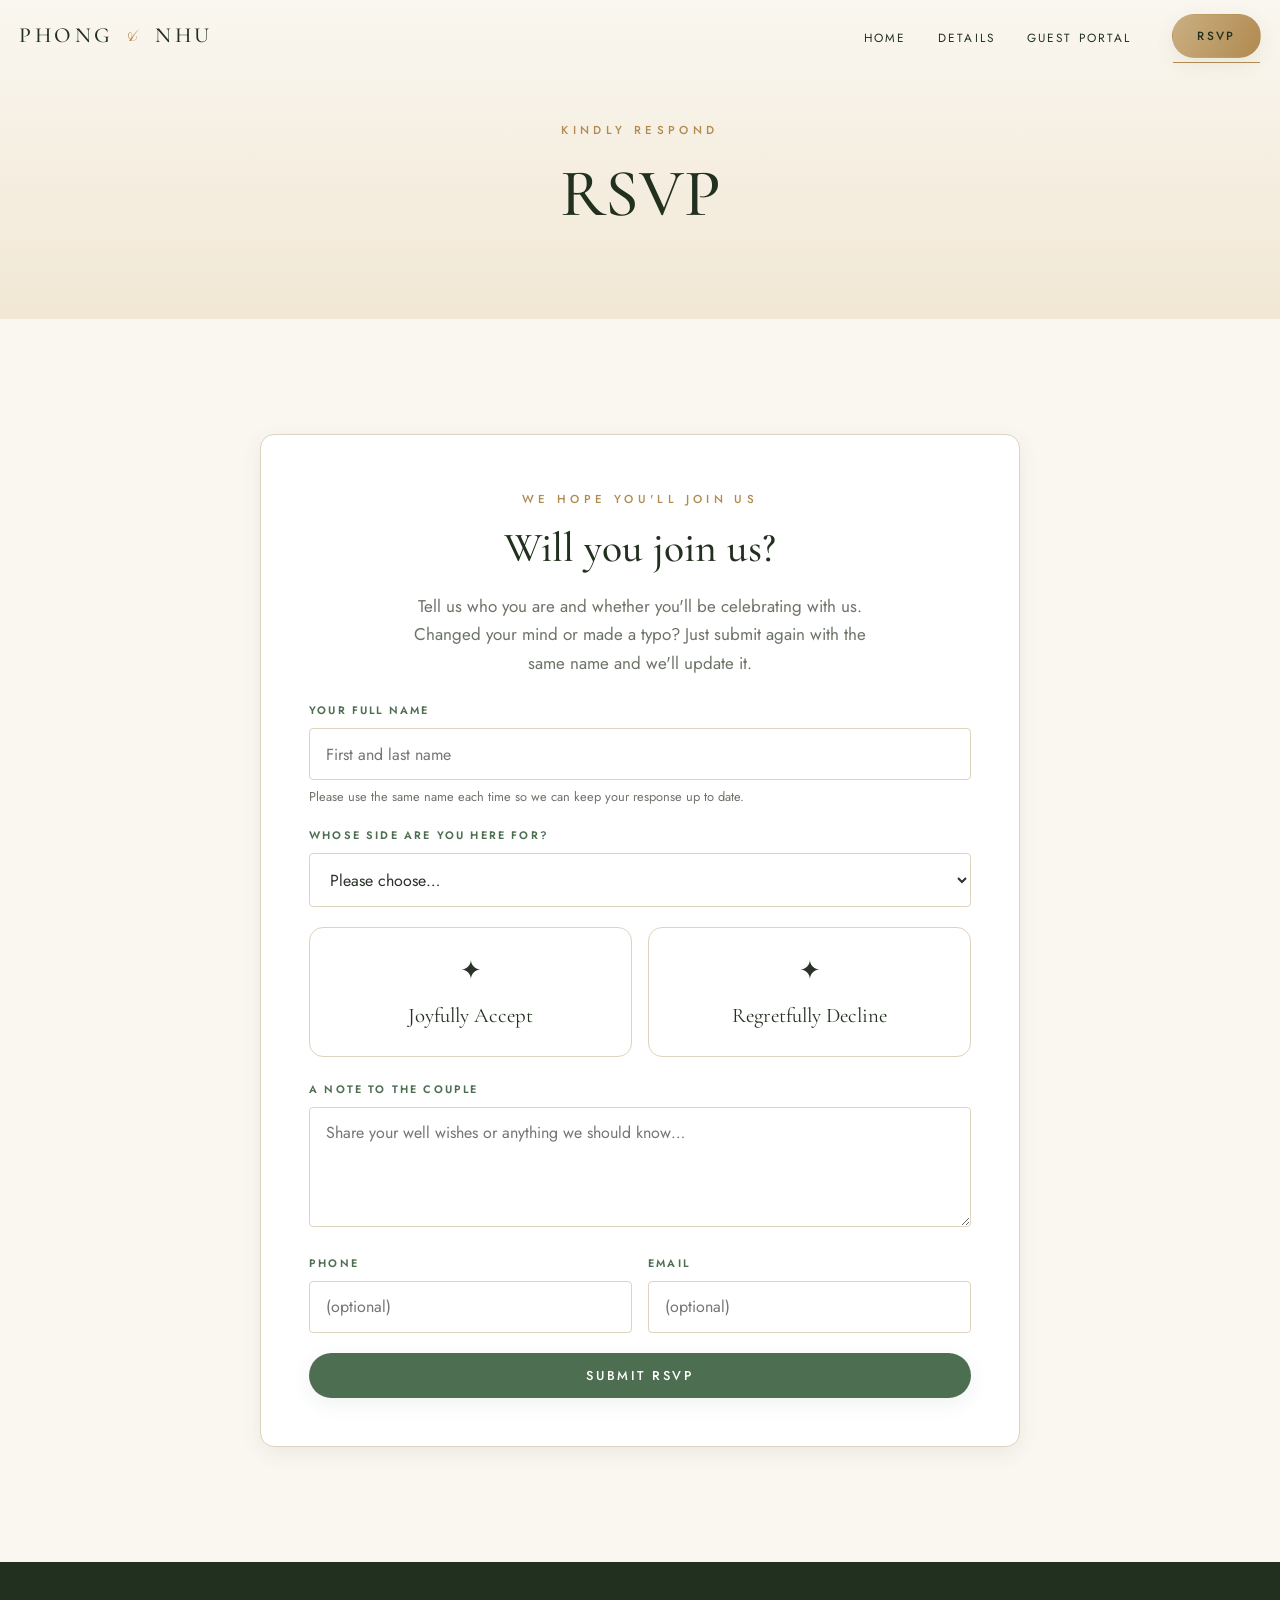
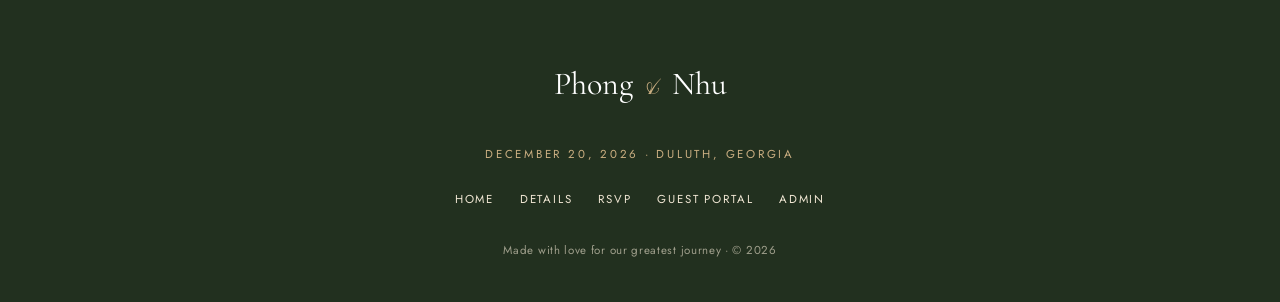
<file: rsvp.html>
<!DOCTYPE html>
<html lang="en">
<head>
<meta charset="UTF-8">
<meta name="viewport" content="width=device-width, initial-scale=1.0">
<title>RSVP · Phong &amp; Nhu</title>
<meta name="description" content="Respond to the wedding of Phong & Nhu. Let us know if you can join us on December 20, 2026.">
<link rel="icon" type="image/svg+xml" href="./assets/img/favicon.svg">
<meta property="og:title" content="RSVP · Phong & Nhu">
<meta property="og:image" content="./assets/img/og-image.jpg">
<link rel="preconnect" href="https://fonts.googleapis.com">
<link rel="preconnect" href="https://fonts.gstatic.com" crossorigin>
<link href="https://fonts.googleapis.com/css2?family=Cormorant+Garamond:ital,wght@0,400;0,500;0,600;1,400;1,500&family=Playfair+Display:wght@400;500;600&family=Pinyon+Script&family=Jost:wght@300;400;500;600&display=swap" rel="stylesheet">
<link rel="stylesheet" href="./assets/css/styles.css">
</head>
<body>

<header class="nav light">
  <div class="wrap">
    <a class="brand" href="./index.html"><b>Phong</b> <span class="amp">&amp;</span> <b>Nhu</b></a>
    <nav>
      <ul class="nav-links">
        <li><a href="./index.html">Home</a></li>
        <li><a href="./details.html">Details</a></li>
        <li><a href="./portal.html">Guest Portal</a></li>
        <li><a class="btn btn-gold nav-cta active" href="./rsvp.html">RSVP</a></li>
      </ul>
    </nav>
    <button class="nav-toggle" aria-label="Menu"><span></span><span></span><span></span></button>
  </div>
</header>

<section class="page-hero">
  <div class="wrap">
    <p class="eyebrow">Kindly Respond</p>
    <h1>RSVP</h1>
  </div>
</section>

<section class="bg-ivory">
  <div class="narrow">

    <!-- Not configured notice -->
    <div id="notConfigured" class="card pad-lg hidden">
      <p class="eyebrow">Almost Ready</p>
      <h2 style="font-family:var(--serif)">RSVP is being set up</h2>
      <p class="muted">The online RSVP will be available shortly. In the meantime, please reach out to the couple directly. <br><span style="font-size:.85rem">(Site owner: add your Supabase URL and anon key in <code>assets/js/config.js</code> to enable this page.)</span></p>
    </div>

    <div id="rsvpApp">

      <!-- FORM -->
      <div id="formStep" class="card pad-lg">
        <div class="center">
          <p class="eyebrow">We Hope You'll Join Us</p>
          <h2 style="font-family:var(--serif);font-size:clamp(1.8rem,4vw,2.6rem)">Will you join us?</h2>
          <p class="muted" style="max-width:46ch;margin:.5rem auto 1.6rem">Tell us who you are and whether you'll be celebrating with us. Changed your mind or made a typo? Just submit again with the same name and we'll update it.</p>
        </div>

        <form id="rsvpForm" novalidate>
          <div class="field">
            <label for="fullName">Your Full Name</label>
            <input class="input" id="fullName" type="text" autocomplete="name" placeholder="First and last name" required>
            <p class="hint">Please use the same name each time so we can keep your response up to date.</p>
          </div>

          <div class="field">
            <label for="side">Whose Side Are You Here For?</label>
            <select class="select" id="side">
              <option value="">Please choose…</option>
              <option value="Groom (Phong)">Groom (Phong)</option>
              <option value="Bride (Nhu)">Bride (Nhu)</option>
              <option value="Both">Both</option>
            </select>
          </div>

          <!-- accept / decline -->
          <div class="choice-grid">
            <label class="choice sel-accept">
              <input type="radio" name="status" id="choiceAccept" value="accepted">
              <div class="c-icon">✦</div>
              <div class="c-title">Joyfully Accept</div>
            </label>
            <label class="choice sel-decline">
              <input type="radio" name="status" id="choiceDecline" value="declined">
              <div class="c-icon">✦</div>
              <div class="c-title">Regretfully Decline</div>
            </label>
          </div>

          <div id="attendingBlock" class="hidden">
            <!-- plus one -->
            <div class="field">
              <label style="display:flex;align-items:center;gap:.6rem;cursor:pointer">
                <input type="checkbox" id="plusOne" style="width:auto"> I'm bringing a plus one
              </label>
              <div class="hidden" id="plusOneNameBlock" style="margin-top:.8rem">
                <input class="input" id="plusOneName" type="text" placeholder="Plus one's full name">
              </div>
            </div>

            <!-- children -->
            <div class="field">
              <label style="display:flex;align-items:center;gap:.6rem;cursor:pointer">
                <input type="checkbox" id="bringKids" style="width:auto"> I'm bringing children
              </label>
              <div class="hidden" id="childrenBlock" style="margin-top:.8rem">
                <label for="children">How many children</label>
                <div class="stepper">
                  <button type="button" data-step="-">−</button>
                  <input id="children" type="number" min="0" max="10" value="1" readonly>
                  <button type="button" data-step="+">+</button>
                </div>
                <div style="margin-top:.8rem">
                  <input class="input" id="childrenNames" type="text" placeholder="Children's names (comma separated)">
                  <p class="hint">e.g. Mia, Ethan</p>
                </div>
              </div>
            </div>

            <div class="field">
              <label for="dietary">Dietary Restrictions</label>
              <input class="input" id="dietary" type="text" placeholder="Vegetarian, allergies, etc.">
            </div>
          </div>

          <div class="field">
            <label for="message">A Note to the Couple</label>
            <textarea class="textarea" id="message" placeholder="Share your well wishes or anything we should know…"></textarea>
          </div>

          <div class="row-2">
            <div class="field">
              <label for="phone">Phone</label>
              <input class="input" id="phone" type="tel" placeholder="(optional)">
            </div>
            <div class="field">
              <label for="email">Email</label>
              <input class="input" id="email" type="email" placeholder="(optional)">
            </div>
          </div>

          <div id="formMsg" class="hidden"></div>

          <button class="btn btn-primary btn-block" id="saveBtn" type="submit">Submit RSVP</button>
        </form>
      </div>

      <!-- SUCCESS -->
      <div id="successStep" class="card pad-lg hidden center">
        <div class="stamp-badge" style="position:static;margin:0 auto 1.4rem;transform:rotate(-8deg);border-color:var(--gold);color:var(--gold)">RSVP<br>Received</div>
        <h2 id="successTitle" style="font-family:var(--serif);font-size:clamp(1.8rem,4vw,2.6rem)">Thank you!</h2>
        <p id="successText" class="muted" style="max-width:48ch;margin:1rem auto 1.6rem"></p>
        <div class="hero-cta">
          <button class="btn btn-outline" id="editBtn">Edit My RSVP</button>
          <a class="btn btn-gold" href="./portal.html">Open Guest Portal</a>
        </div>
      </div>

    </div><!-- /rsvpApp -->
  </div>
</section>

<footer class="footer">
  <div class="wrap">
    <p class="f-names">Phong <span class="amp">&amp;</span> Nhu</p>
    <p class="f-date">December 20, 2026 · Duluth, Georgia</p>
    <nav>
      <a href="./index.html">Home</a>
      <a href="./details.html">Details</a>
      <a href="./rsvp.html">RSVP</a>
      <a href="./portal.html">Guest Portal</a>
      <a href="./admin.html">Admin</a>
    </nav>
    <small>Made with love for our greatest journey · &copy; <span id="year"></span></small>
  </div>
</footer>

<script src="./assets/js/config.js"></script>
<script type="module" src="./assets/js/supabase-client.js"></script>
<script src="./assets/js/main.js"></script>
<script src="./assets/js/rsvp.js"></script>
</body>
</html>
</file>
<file: assets/css/styles.css>
/* ============================================================
   Phong & Nhu — Luxury Passport Wedding
   Design system: Pastel Green / Ivory / Champagne / Sage / Gold
   Mobile-first, responsive, no build step required.
   ============================================================ */

/* ---------- Tokens ---------- */
:root {
  /* Palette */
  --ivory:        #FAF7F0;
  --ivory-deep:   #F2EBDC;
  --champagne:    #E7D6B8;
  --champagne-soft:#F1E7D4;
  --sage:         #A6BFA0;
  --sage-deep:    #708E6C;
  --green:        #4E6E52;   /* primary */
  --green-deep:   #33503A;
  --green-ink:    #22301F;
  --gold:         #B08A4F;
  --gold-soft:    #CBAF82;
  --gold-line:    #C9A96322;
  --ink:          #2B322A;
  --muted:        #6C7367;
  --line:         #DED3BE;
  --white:        #ffffff;

  /* Passport red-ink stamp accent (subtle) */
  --stamp:        #8C6A3F;

  /* Type */
  --serif:  "Cormorant Garamond", Georgia, "Times New Roman", serif;
  --serif-alt: "Playfair Display", Georgia, serif;
  --script: "Pinyon Script", "Segoe Script", cursive;
  --sans:   "Jost", "Montserrat", -apple-system, BlinkMacSystemFont, "Segoe UI", sans-serif;

  /* Metrics */
  --maxw: 1180px;
  --radius: 4px;
  --radius-lg: 14px;
  --shadow-sm: 0 6px 20px rgba(51,80,58,.08);
  --shadow-md: 0 18px 50px rgba(43,50,42,.14);
  --shadow-lg: 0 30px 80px rgba(43,50,42,.22);
  --ease: cubic-bezier(.22,.61,.36,1);
  --nav-h: 72px;
}

/* ---------- Reset ---------- */
*, *::before, *::after { box-sizing: border-box; }
html { -webkit-text-size-adjust: 100%; scroll-behavior: smooth; }
@media (prefers-reduced-motion: reduce){ html{ scroll-behavior:auto; } }
body {
  margin: 0;
  font-family: var(--sans);
  color: var(--ink);
  background: var(--ivory);
  line-height: 1.65;
  font-size: 17px;
  -webkit-font-smoothing: antialiased;
  overflow-x: hidden;
}
img { max-width: 100%; display: block; }
a { color: var(--green); text-decoration: none; transition: color .25s var(--ease); }
a:hover { color: var(--gold); }
button { font-family: inherit; cursor: pointer; }
h1,h2,h3,h4 { margin: 0 0 .5em; font-weight: 500; line-height: 1.12; color: var(--green-ink); }

/* ---------- Typography scale ---------- */
.eyebrow {
  font-family: var(--sans);
  font-size: .72rem;
  letter-spacing: .38em;
  text-transform: uppercase;
  color: var(--gold);
  font-weight: 500;
  margin: 0 0 1rem;
  display: inline-block;
}
.script { font-family: var(--script); color: var(--green); line-height: 1; }
.display {
  font-family: var(--serif);
  font-weight: 500;
  letter-spacing: .01em;
  font-size: clamp(2.6rem, 7vw, 5.2rem);
}
.section-title {
  font-family: var(--serif);
  font-size: clamp(2rem, 5vw, 3.2rem);
  letter-spacing: .01em;
  color: var(--green-ink);
}
.lede { font-family: var(--serif); font-size: clamp(1.15rem,2.4vw,1.5rem); color: var(--muted); font-weight: 400; }
.muted { color: var(--muted); }
.center { text-align: center; }

/* ---------- Layout ---------- */
.wrap { width: min(100% - 2.4rem, var(--maxw)); margin-inline: auto; }
.narrow { width: min(100% - 2.4rem, 760px); margin-inline: auto; }
section { padding: clamp(4rem, 9vw, 7.5rem) 0; position: relative; }
.bg-ivory   { background: var(--ivory); }
.bg-ivory-2 { background: var(--ivory-deep); }
.bg-champ   { background: var(--champagne-soft); }
.bg-green   { background: var(--green-deep); color: var(--champagne-soft); }
.bg-green h1,.bg-green h2,.bg-green h3 { color: #fff; }

/* decorative divider */
.divider { display:flex; align-items:center; justify-content:center; gap:14px; margin: 1.2rem 0; color: var(--gold); }
.divider::before, .divider::after { content:""; height:1px; width:min(80px,18vw); background: linear-gradient(90deg, transparent, var(--gold)); }
.divider::after { background: linear-gradient(90deg, var(--gold), transparent); }
.divider svg { width: 22px; height: 22px; opacity:.9; }

/* ---------- Buttons ---------- */
.btn {
  display: inline-flex; align-items: center; gap: .6em;
  padding: .95em 2.1em;
  font-family: var(--sans);
  font-size: .8rem; letter-spacing: .2em; text-transform: uppercase; font-weight: 500;
  border-radius: 40px; border: 1px solid transparent;
  transition: transform .3s var(--ease), box-shadow .3s var(--ease), background .3s var(--ease), color .3s var(--ease);
  cursor: pointer; white-space: nowrap;
}
.btn:hover { transform: translateY(-2px); }
.btn-primary { background: var(--green); color: #fff; box-shadow: var(--shadow-sm); }
.btn-primary:hover { background: var(--green-deep); color:#fff; box-shadow: var(--shadow-md); }
.btn-gold { background: linear-gradient(120deg, var(--gold-soft), var(--gold)); color:#fff; box-shadow: var(--shadow-sm); }
.btn-gold:hover { color:#fff; box-shadow: var(--shadow-md); }
.btn-outline { background: transparent; border-color: var(--green); color: var(--green); }
.btn-outline:hover { background: var(--green); color:#fff; }
.btn-ghost { background: rgba(255,255,255,.14); color:#fff; border-color: rgba(255,255,255,.5); backdrop-filter: blur(4px); }
.btn-ghost:hover { background:#fff; color: var(--green-deep); }
.btn-block { width:100%; justify-content:center; }
.btn:disabled { opacity:.5; cursor:not-allowed; transform:none; }

/* ============================================================
   NAV
   ============================================================ */
.nav {
  position: fixed; inset: 0 0 auto 0; height: var(--nav-h); z-index: 100;
  display: flex; align-items: center;
  transition: background .4s var(--ease), box-shadow .4s var(--ease), height .4s var(--ease);
}
.nav.scrolled { background: rgba(250,247,240,.92); backdrop-filter: blur(10px); box-shadow: 0 1px 0 var(--line); }
.nav .wrap { display: flex; align-items: center; justify-content: space-between; width: min(100% - 2.4rem, 1300px); }
.brand { display:flex; align-items:center; gap:.6rem; font-family: var(--serif); font-size:1.35rem; letter-spacing:.16em; color: var(--green-ink); text-transform: uppercase; }
.brand b { font-weight:500; }
.brand .amp { font-family: var(--script); text-transform:none; font-size:1.5rem; color: var(--gold); }
.nav:not(.scrolled) .brand, .nav:not(.scrolled) .nav-links a, .nav:not(.scrolled) .nav-toggle span { color:#fff; }
.nav:not(.scrolled).light .brand, .nav:not(.scrolled).light .nav-links a { color: var(--green-ink); }
.nav-links { display:flex; align-items:center; gap: 2rem; list-style:none; margin:0; padding:0; }
.nav-links a { font-family: var(--sans); font-size:.74rem; letter-spacing:.18em; text-transform:uppercase; color: var(--green-ink); position:relative; }
.nav-links a::after { content:""; position:absolute; left:0; bottom:-6px; height:1px; width:0; background: var(--gold); transition:width .3s var(--ease); }
.nav-links a:hover::after, .nav-links a.active::after { width:100%; }
.nav-links a.active { color: var(--gold); }
.nav-cta { margin-left:.5rem; }
.nav-toggle { display:none; background:none; border:0; width:34px; height:26px; position:relative; }
.nav-toggle span { position:absolute; left:0; height:2px; width:100%; background: var(--green-ink); transition: .3s var(--ease); }
.nav-toggle span:nth-child(1){ top:2px; } .nav-toggle span:nth-child(2){ top:12px; } .nav-toggle span:nth-child(3){ top:22px; }
body.menu-open .nav-toggle span:nth-child(1){ top:12px; transform:rotate(45deg); }
body.menu-open .nav-toggle span:nth-child(2){ opacity:0; }
body.menu-open .nav-toggle span:nth-child(3){ top:12px; transform:rotate(-45deg); }

@media (max-width: 900px){
  .nav-toggle{ display:block; z-index:120; }
  .nav-links{
    position:fixed; inset:0; flex-direction:column; justify-content:center; gap:2rem;
    background: var(--green-deep); transform: translateX(100%); transition: transform .45s var(--ease);
  }
  .nav-links a{ color:#fff !important; font-size:1rem; }
  body.menu-open .nav-links{ transform: translateX(0); }
  body.menu-open{ overflow:hidden; }
}

/* ============================================================
   HERO
   ============================================================ */
.hero { position:relative; text-align:center; overflow:hidden;
  padding: calc(var(--nav-h) + 2.6rem) 0 clamp(2.6rem,6vw,4.5rem);
  background: linear-gradient(180deg, var(--ivory) 0%, var(--champagne-soft) 100%); }
.hero-inner { position:relative; z-index:2; width:100%; }
.hero .kicker { font-family:var(--sans); letter-spacing:.4em; text-transform:uppercase; font-size:.72rem; color: var(--gold); }
.hero .names { font-family: var(--serif); font-weight:500; font-size: clamp(3rem, 10vw, 6.6rem); line-height:1; margin:.14em 0; color: var(--green-ink); }
.hero .names .amp { font-family:var(--script); color: var(--gold); font-size:.6em; display:inline-block; vertical-align:middle; margin:0 .1em; }
.hero .meta { font-family: var(--serif); font-size: clamp(1.05rem,2.6vw,1.5rem); letter-spacing:.06em; color: var(--muted); }
.hero .meta span { color: var(--gold-soft); margin:0 .5em; }
.hero-cta { margin-top: 1.8rem; display:flex; gap:1rem; justify-content:center; flex-wrap:wrap; }

/* Full portrait shown on the ivory backdrop — container matches the
   photo's 2:3 ratio so object-fit never crops at any screen size. */
.hero-media {
  position:relative; margin: clamp(1.8rem,4vw,3rem) auto 0;
  width: min(100%, 540px); aspect-ratio: 2 / 3;
  border-radius: 14px; overflow:hidden; background: var(--ivory-deep);
  box-shadow: var(--shadow-lg); border:1px solid var(--line);
}
.hero-media img { position:absolute; inset:0; width:100%; height:100%; object-fit:cover; opacity:0; transition: opacity 1.4s var(--ease); }
.hero-media img.on { opacity:1; }
.hero-media::after { content:""; position:absolute; inset:9px; border:1px solid rgba(255,255,255,.55); border-radius:8px; pointer-events:none; z-index:3; }
.scrolldown { display:inline-flex; flex-direction:column; align-items:center; gap:8px; margin-top:2rem; color:var(--muted); font-size:.62rem; letter-spacing:.3em; text-transform:uppercase; }
.scrolldown .mouse { width:22px; height:36px; border:1.5px solid var(--sage-deep); border-radius:14px; position:relative; }
.scrolldown .mouse::after{ content:""; position:absolute; left:50%; top:7px; width:3px; height:6px; border-radius:2px; background:var(--sage-deep); transform:translateX(-50%); animation: scrolldot 1.6s var(--ease) infinite; }
@keyframes scrolldot { 0%{opacity:0;transform:translate(-50%,0)} 40%{opacity:1} 80%{opacity:0;transform:translate(-50%,10px)} }

/* passport stamp badge on hero */
.stamp-badge{
  position:absolute; z-index:2; width: clamp(96px,14vw,150px); aspect-ratio:1; border-radius:50%;
  border:2px solid var(--gold-soft); color: var(--gold-soft);
  display:grid; place-items:center; text-align:center; transform: rotate(-12deg);
  font-family:var(--sans); font-size:.56rem; letter-spacing:.22em; text-transform:uppercase; line-height:1.7;
  opacity:.9;
}
.stamp-badge::before{ content:""; position:absolute; inset:8px; border:1px dashed var(--gold-soft); border-radius:50%; }
.stamp-badge.tr{ top: calc(var(--nav-h) + 3vh); right: 5vw; }
@media (max-width:700px){ .stamp-badge{ display:none; } }

/* ============================================================
   COUNTDOWN
   ============================================================ */
.countdown { display:flex; justify-content:center; gap: clamp(.6rem,3vw,2.4rem); flex-wrap:wrap; }
.cd-unit { text-align:center; min-width: 78px; }
.cd-num {
  font-family: var(--serif); font-weight:500; font-size: clamp(2.4rem,7vw,4.4rem); line-height:1; color: var(--green-ink);
  font-variant-numeric: tabular-nums;
}
.bg-green .cd-num{ color:#fff; }
.cd-label { font-family:var(--sans); font-size:.66rem; letter-spacing:.28em; text-transform:uppercase; color: var(--gold); margin-top:.6rem; }
.cd-sep { font-family: var(--serif); font-size: clamp(1.6rem,5vw,3rem); color: var(--gold-soft); align-self:flex-start; }
@media (max-width:600px){ .cd-sep{ display:none; } .cd-unit{ min-width:60px; } }

/* ============================================================
   PASSPORT / BOARDING PASS COMPONENTS
   ============================================================ */
.passport {
  background: linear-gradient(160deg, var(--green-deep), var(--green-ink));
  color: var(--champagne-soft); border-radius: 12px; padding: clamp(1.6rem,4vw,3rem);
  box-shadow: var(--shadow-lg); position:relative; overflow:hidden;
  border: 1px solid rgba(203,175,130,.35);
}
.passport::before{ /* guilloche-ish texture */
  content:""; position:absolute; inset:0; opacity:.10; pointer-events:none;
  background-image: radial-gradient(circle at 20% 20%, var(--gold-soft) 0 1px, transparent 1.6px),
                    radial-gradient(circle at 70% 60%, var(--gold-soft) 0 1px, transparent 1.6px);
  background-size: 26px 26px, 34px 34px;
}
.passport .pp-head{ display:flex; align-items:center; justify-content:space-between; border-bottom:1px solid rgba(203,175,130,.4); padding-bottom:1rem; margin-bottom:1.4rem; }
.passport .pp-head small{ letter-spacing:.3em; text-transform:uppercase; font-size:.62rem; color: var(--gold-soft); }

/* boarding-pass detail card */
.boarding-pass{
  display:grid; grid-template-columns: 1fr auto; background: var(--white); border-radius: var(--radius-lg);
  box-shadow: var(--shadow-md); overflow:hidden; border:1px solid var(--line);
}
.bp-main{ padding: clamp(1.4rem,3vw,2.2rem); }
.bp-stub{
  background: var(--green-deep); color: var(--champagne-soft); padding: clamp(1.2rem,3vw,2rem) 1.4rem;
  display:flex; flex-direction:column; justify-content:center; gap:.4rem; text-align:center; position:relative; min-width:150px;
}
.bp-stub::before{ content:""; position:absolute; left:-9px; top:0; bottom:0; width:18px;
  background: radial-gradient(circle at left, transparent 0 8px, var(--green-deep) 8px);
  background-size: 18px 22px; background-repeat: repeat-y; filter: drop-shadow(-2px 0 0 var(--line)); }
.bp-stub .bp-code{ font-family: var(--serif); font-size:1.6rem; letter-spacing:.1em; color:#fff; }
.bp-row{ display:flex; flex-wrap:wrap; gap:1.4rem 2.4rem; }
.bp-field label{ display:block; font-size:.58rem; letter-spacing:.24em; text-transform:uppercase; color: var(--gold); margin-bottom:.2rem; }
.bp-field .v{ font-family: var(--serif); font-size:1.15rem; color: var(--green-ink); }
@media (max-width:560px){ .boarding-pass{ grid-template-columns:1fr; } .bp-stub::before{ display:none; } }

/* ============================================================
   CARDS / GRID
   ============================================================ */
.grid { display:grid; gap: clamp(1rem,2.5vw,2rem); }
.grid-2 { grid-template-columns: repeat(2,1fr); }
.grid-3 { grid-template-columns: repeat(3,1fr); }
@media (max-width:820px){ .grid-3{ grid-template-columns:1fr; } .grid-2{ grid-template-columns:1fr; } }

.card { background:#fff; border:1px solid var(--line); border-radius: var(--radius-lg); padding: clamp(1.4rem,3vw,2.2rem); box-shadow: var(--shadow-sm); }
.card.pad-lg{ padding: clamp(1.8rem,4vw,3rem); }

/* welcome split */
.split { display:grid; grid-template-columns: 1.1fr 1fr; gap: clamp(2rem,5vw,5rem); align-items:center; }
.split.reverse .split-media{ order:2; }
@media (max-width:860px){ .split{ grid-template-columns:1fr; } .split.reverse .split-media{ order:0; } }
.split-media { position:relative; }
.framed { border-radius: var(--radius-lg); overflow:hidden; box-shadow: var(--shadow-md); position:relative; }
.framed::after{ content:""; position:absolute; inset:10px; border:1px solid rgba(255,255,255,.55); border-radius:8px; pointer-events:none; }
.framed img{ display:block; width:100%; height:auto; }

/* ============================================================
   TIMELINE (story + details)
   ============================================================ */
.timeline { position:relative; margin-top: 3rem; }
.timeline::before{ content:""; position:absolute; left: 22px; top:0; bottom:0; width:2px;
  background: linear-gradient(var(--gold-soft), var(--sage), var(--gold-soft)); }
.tl-item{ position:relative; padding: 0 0 2.6rem 62px; }
.tl-item:last-child{ padding-bottom:0; }
.tl-dot{ position:absolute; left:12px; top:2px; width:22px; height:22px; border-radius:50%; background:#fff; border:2px solid var(--gold);
  display:grid; place-items:center; box-shadow: var(--shadow-sm); }
.tl-dot::after{ content:""; width:8px; height:8px; border-radius:50%; background: var(--green); }
.tl-time{ font-family:var(--sans); font-size:.7rem; letter-spacing:.22em; text-transform:uppercase; color: var(--gold); font-weight:600; }
.tl-title{ font-family: var(--serif); font-size: clamp(1.4rem,3vw,1.9rem); color: var(--green-ink); margin:.1em 0 .1em; }
.tl-item p{ margin:.3rem 0; color: var(--muted); }
.tl-place{ font-family: var(--serif); color: var(--green); font-size:1.05rem; }

/* centered alternating story timeline on desktop */
@media (min-width: 861px){
  .timeline.alt::before{ left:50%; transform:translateX(-1px); }
  .timeline.alt .tl-item{ width:50%; padding: 0 0 3rem 0; }
  .timeline.alt .tl-item .tl-inner{ padding: 0 3rem; }
  .timeline.alt .tl-item:nth-child(odd){ left:0; text-align:right; }
  .timeline.alt .tl-item:nth-child(even){ left:50%; }
  .timeline.alt .tl-dot{ left:auto; }
  .timeline.alt .tl-item:nth-child(odd) .tl-dot{ right:-11px; left:auto; }
  .timeline.alt .tl-item:nth-child(even) .tl-dot{ left:-11px; }
}

/* details day-of ticket list */
.schedule { display:flex; flex-direction:column; gap: 1.2rem; }
.event {
  display:grid; grid-template-columns: 130px 1fr; gap: 1.6rem; align-items:stretch;
  background:#fff; border:1px solid var(--line); border-left: 4px solid var(--gold);
  border-radius: var(--radius-lg); padding: 1.4rem 1.6rem; box-shadow: var(--shadow-sm);
  transition: transform .3s var(--ease), box-shadow .3s var(--ease);
}
.event:hover{ transform: translateY(-3px); box-shadow: var(--shadow-md); }
.event .when{ font-family: var(--serif); color: var(--green); font-size:1.05rem; border-right:1px dashed var(--line); padding-right:1rem; }
.event .when .num{ display:block; font-size:1.5rem; color: var(--green-ink); }
.event h3{ margin:.1em 0 .2em; font-family: var(--serif); font-size:1.5rem; }
.event .addr{ color: var(--muted); font-size:.95rem; }
.event .maplink{ font-size:.72rem; letter-spacing:.16em; text-transform:uppercase; display:inline-flex; gap:.4em; align-items:center; margin-top:.5rem; }
@media (max-width:600px){ .event{ grid-template-columns:1fr; } .event .when{ border-right:0; border-bottom:1px dashed var(--line); padding:0 0 .6rem; } }

/* ============================================================
   GALLERY
   ============================================================ */
.gallery{ columns: 3; column-gap: 14px; }
@media (max-width:860px){ .gallery{ columns:2; } }
@media (max-width:520px){ .gallery{ columns:1; } }
.gallery figure{ margin:0 0 14px; break-inside: avoid; border-radius: var(--radius-lg); overflow:hidden; box-shadow: var(--shadow-sm); position:relative; cursor:pointer; }
.gallery img{ width:100%; transition: transform .6s var(--ease); }
.gallery figure:hover img{ transform: scale(1.05); }
.gallery figure::after{ content:""; position:absolute; inset:0; background: linear-gradient(0deg, rgba(34,48,31,.35), transparent 40%); opacity:0; transition:opacity .3s; }
.gallery figure:hover::after{ opacity:1; }

/* lightbox */
.lightbox{ position:fixed; inset:0; z-index:200; background: rgba(20,28,18,.92); display:none; align-items:center; justify-content:center; padding:4vw; }
.lightbox.open{ display:flex; }
.lightbox img{ max-width:92vw; max-height:88vh; border-radius:8px; box-shadow: var(--shadow-lg); }
.lightbox .lb-close{ position:absolute; top:20px; right:26px; background:none; border:0; color:#fff; font-size:2rem; line-height:1; }
.lightbox .lb-nav{ position:absolute; top:50%; transform:translateY(-50%); background:rgba(255,255,255,.12); border:1px solid rgba(255,255,255,.4); color:#fff; width:46px; height:46px; border-radius:50%; font-size:1.4rem; }
.lightbox .lb-prev{ left:18px; } .lightbox .lb-next{ right:18px; }

/* ============================================================
   FORMS (RSVP / Admin / Portal)
   ============================================================ */
.field { margin-bottom: 1.25rem; }
.field label { display:block; font-size:.68rem; letter-spacing:.2em; text-transform:uppercase; color: var(--green); font-weight:600; margin-bottom:.5rem; }
.field .hint{ font-size:.8rem; color: var(--muted); text-transform:none; letter-spacing:0; font-weight:400; margin-top:.35rem; }
.input, .select, .textarea {
  width:100%; padding:.85em 1em; font-family: var(--sans); font-size:1rem; color: var(--ink);
  background:#fff; border:1px solid var(--line); border-radius: var(--radius); transition: border .25s, box-shadow .25s;
}
.input:focus, .select:focus, .textarea:focus { outline:none; border-color: var(--sage-deep); box-shadow: 0 0 0 3px rgba(112,142,108,.18); }
.textarea{ min-height:120px; resize:vertical; }
.row-2 { display:grid; grid-template-columns:1fr 1fr; gap:1rem; }
@media (max-width:560px){ .row-2{ grid-template-columns:1fr; } }
.stepper{ display:inline-flex; align-items:center; border:1px solid var(--line); border-radius:40px; overflow:hidden; background:#fff; }
.stepper button{ width:44px; height:44px; border:0; background:transparent; font-size:1.3rem; color: var(--green); }
.stepper button:hover{ background: var(--ivory-deep); }
.stepper input{ width:56px; text-align:center; border:0; font-family: var(--serif); font-size:1.3rem; color: var(--green-ink); }
.stepper input:focus{ outline:none; }

/* choice cards accept/decline */
.choice-grid{ display:grid; grid-template-columns:1fr 1fr; gap:1rem; margin-bottom:1.5rem; }
@media (max-width:480px){ .choice-grid{ grid-template-columns:1fr; } }
.choice{ position:relative; border:1.5px solid var(--line); border-radius: var(--radius-lg); padding:1.4rem; text-align:center; background:#fff; cursor:pointer; transition:.25s var(--ease); }
.choice:hover{ border-color: var(--sage); }
.choice input{ position:absolute; opacity:0; }
.choice .c-icon{ font-size:1.6rem; margin-bottom:.4rem; }
.choice .c-title{ font-family: var(--serif); font-size:1.3rem; color: var(--green-ink); }
.choice.sel-accept:has(input:checked){ border-color: var(--green); background: #F0F5EE; box-shadow: var(--shadow-sm); }
.choice.sel-decline:has(input:checked){ border-color: var(--stamp); background: #F6F0E8; box-shadow: var(--shadow-sm); }

/* alerts / toasts */
.alert{ padding:1rem 1.2rem; border-radius: var(--radius); font-size:.95rem; margin-bottom:1.2rem; border:1px solid; }
.alert-ok{ background:#EEF5EC; border-color:#BcD3B6; color: var(--green-deep); }
.alert-err{ background:#F8ECE7; border-color:#E3C4B4; color:#8a4b2e; }
.alert-info{ background: var(--champagne-soft); border-color: var(--champagne); color: var(--stamp); }
.hidden{ display:none !important; }

.spinner{ width:20px; height:20px; border:2px solid rgba(255,255,255,.4); border-top-color:#fff; border-radius:50%; animation: spin .7s linear infinite; display:inline-block; }
.spinner.dark{ border-color: rgba(78,110,82,.25); border-top-color: var(--green); }
@keyframes spin{ to{ transform:rotate(360deg); } }

/* search results list */
.result{ display:flex; align-items:center; justify-content:space-between; gap:1rem; padding:1rem 1.2rem; border:1px solid var(--line); border-radius: var(--radius); background:#fff; margin-bottom:.7rem; transition:.2s; }
.result:hover{ border-color: var(--sage); box-shadow: var(--shadow-sm); }
.result .r-name{ font-family: var(--serif); font-size:1.2rem; color: var(--green-ink); }
.result .r-sub{ font-size:.8rem; color: var(--muted); }

/* ============================================================
   PORTAL feature cards
   ============================================================ */
.feature{ text-align:center; }
.feature .f-ic{ width:56px; height:56px; margin:0 auto 1rem; border-radius:50%; background: var(--ivory-deep); display:grid; place-items:center; color: var(--green); border:1px solid var(--line); }
.feature h3{ font-family: var(--serif); font-size:1.5rem; }
.faq-item{ border-bottom:1px solid var(--line); }
.faq-q{ width:100%; text-align:left; background:none; border:0; padding:1.3rem 2rem 1.3rem 0; font-family: var(--serif); font-size:1.25rem; color: var(--green-ink); position:relative; }
.faq-q::after{ content:"+"; position:absolute; right:0; top:50%; transform:translateY(-50%); font-size:1.5rem; color: var(--gold); transition:transform .3s; }
.faq-item.open .faq-q::after{ content:"–"; }
.faq-a{ max-height:0; overflow:hidden; transition:max-height .4s var(--ease); color: var(--muted); }
.faq-item.open .faq-a{ max-height:420px; }
.faq-a p{ padding:0 0 1.4rem; margin:0; }

/* ============================================================
   ADMIN
   ============================================================ */
.stat-grid{ display:grid; grid-template-columns: repeat(4,1fr); gap:1rem; margin-bottom:2rem; }
@media (max-width:820px){ .stat-grid{ grid-template-columns: repeat(2,1fr); } }
.stat{ background:#fff; border:1px solid var(--line); border-radius: var(--radius-lg); padding:1.4rem; box-shadow: var(--shadow-sm); border-top:3px solid var(--gold); }
.stat .s-num{ font-family: var(--serif); font-size:2.4rem; color: var(--green-ink); line-height:1; }
.stat .s-label{ font-size:.66rem; letter-spacing:.2em; text-transform:uppercase; color: var(--muted); margin-top:.4rem; }
.toolbar{ display:flex; gap:.8rem; flex-wrap:wrap; align-items:center; margin-bottom:1.2rem; }
.toolbar .input, .toolbar .select{ width:auto; }
.table-wrap{ overflow-x:auto; border:1px solid var(--line); border-radius: var(--radius-lg); background:#fff; }
table.data{ width:100%; border-collapse:collapse; font-size:.92rem; min-width:820px; }
table.data th, table.data td{ padding:.85rem 1rem; text-align:left; border-bottom:1px solid var(--line); white-space:nowrap; }
table.data th{ font-size:.64rem; letter-spacing:.16em; text-transform:uppercase; color: var(--muted); background: var(--ivory-deep); position:sticky; top:0; cursor:pointer; }
table.data td.wrap{ white-space:normal; min-width:200px; }
table.data tr:hover td{ background: var(--ivory); }
.badge{ display:inline-block; padding:.2em .8em; border-radius:20px; font-size:.66rem; letter-spacing:.1em; text-transform:uppercase; font-weight:600; }
.badge.accepted{ background:#E7F0E3; color: var(--green-deep); }
.badge.declined{ background:#F5E7DF; color:#8a4b2e; }
.badge.pending{ background: var(--champagne-soft); color: var(--stamp); }

/* login gate */
.gate{ min-height:100svh; display:grid; place-items:center; padding: 2rem; }
.gate .card{ width:min(100%,420px); }

/* ============================================================
   FOOTER
   ============================================================ */
.footer{ background: var(--green-ink); color: var(--champagne-soft); padding: 4rem 0 2.5rem; text-align:center; }
.footer .f-names{ font-family: var(--serif); font-size:2rem; color:#fff; }
.footer .f-names .amp{ font-family: var(--script); color: var(--gold-soft); }
.footer .f-date{ letter-spacing:.24em; text-transform:uppercase; font-size:.72rem; color: var(--gold-soft); margin:.6rem 0 1.6rem; }
.footer nav{ display:flex; gap:1.6rem; justify-content:center; flex-wrap:wrap; margin-bottom:1.6rem; }
.footer nav a{ color: var(--champagne-soft); font-size:.72rem; letter-spacing:.16em; text-transform:uppercase; }
.footer nav a:hover{ color:#fff; }
.footer small{ color: rgba(241,231,212,.6); font-size:.72rem; letter-spacing:.06em; }

/* ============================================================
   SCROLL REVEAL
   ============================================================ */
[data-reveal]{ opacity:0; transform: translateY(28px); transition: opacity .9s var(--ease), transform .9s var(--ease); }
[data-reveal].in{ opacity:1; transform:none; }
[data-reveal][data-delay="1"]{ transition-delay:.12s; }
[data-reveal][data-delay="2"]{ transition-delay:.24s; }
[data-reveal][data-delay="3"]{ transition-delay:.36s; }
@media (prefers-reduced-motion: reduce){ [data-reveal]{ opacity:1 !important; transform:none !important; } .hero-media img{ animation:none; } }

/* page hero (interior pages) */
.page-hero{ position:relative; text-align:center; padding: calc(var(--nav-h) + 2.6rem) 0 clamp(2.4rem,5vw,3.4rem);
  background: linear-gradient(180deg, var(--ivory) 0%, var(--champagne-soft) 100%); }
.page-hero .wrap{ position:relative; z-index:2; }
.page-hero h1{ color: var(--green-ink); font-family: var(--serif); font-size: clamp(2.4rem,6vw,4.2rem); }
.page-hero .eyebrow{ color: var(--gold); }
/* full portrait on the backdrop — 2:3 box so it never crops */
.page-hero img{ display:block; margin: 1.6rem auto 0; width: min(100%, 440px); aspect-ratio: 2/3; object-fit: cover;
  border-radius: 14px; box-shadow: var(--shadow-md); border:1px solid var(--line); }
</file>
